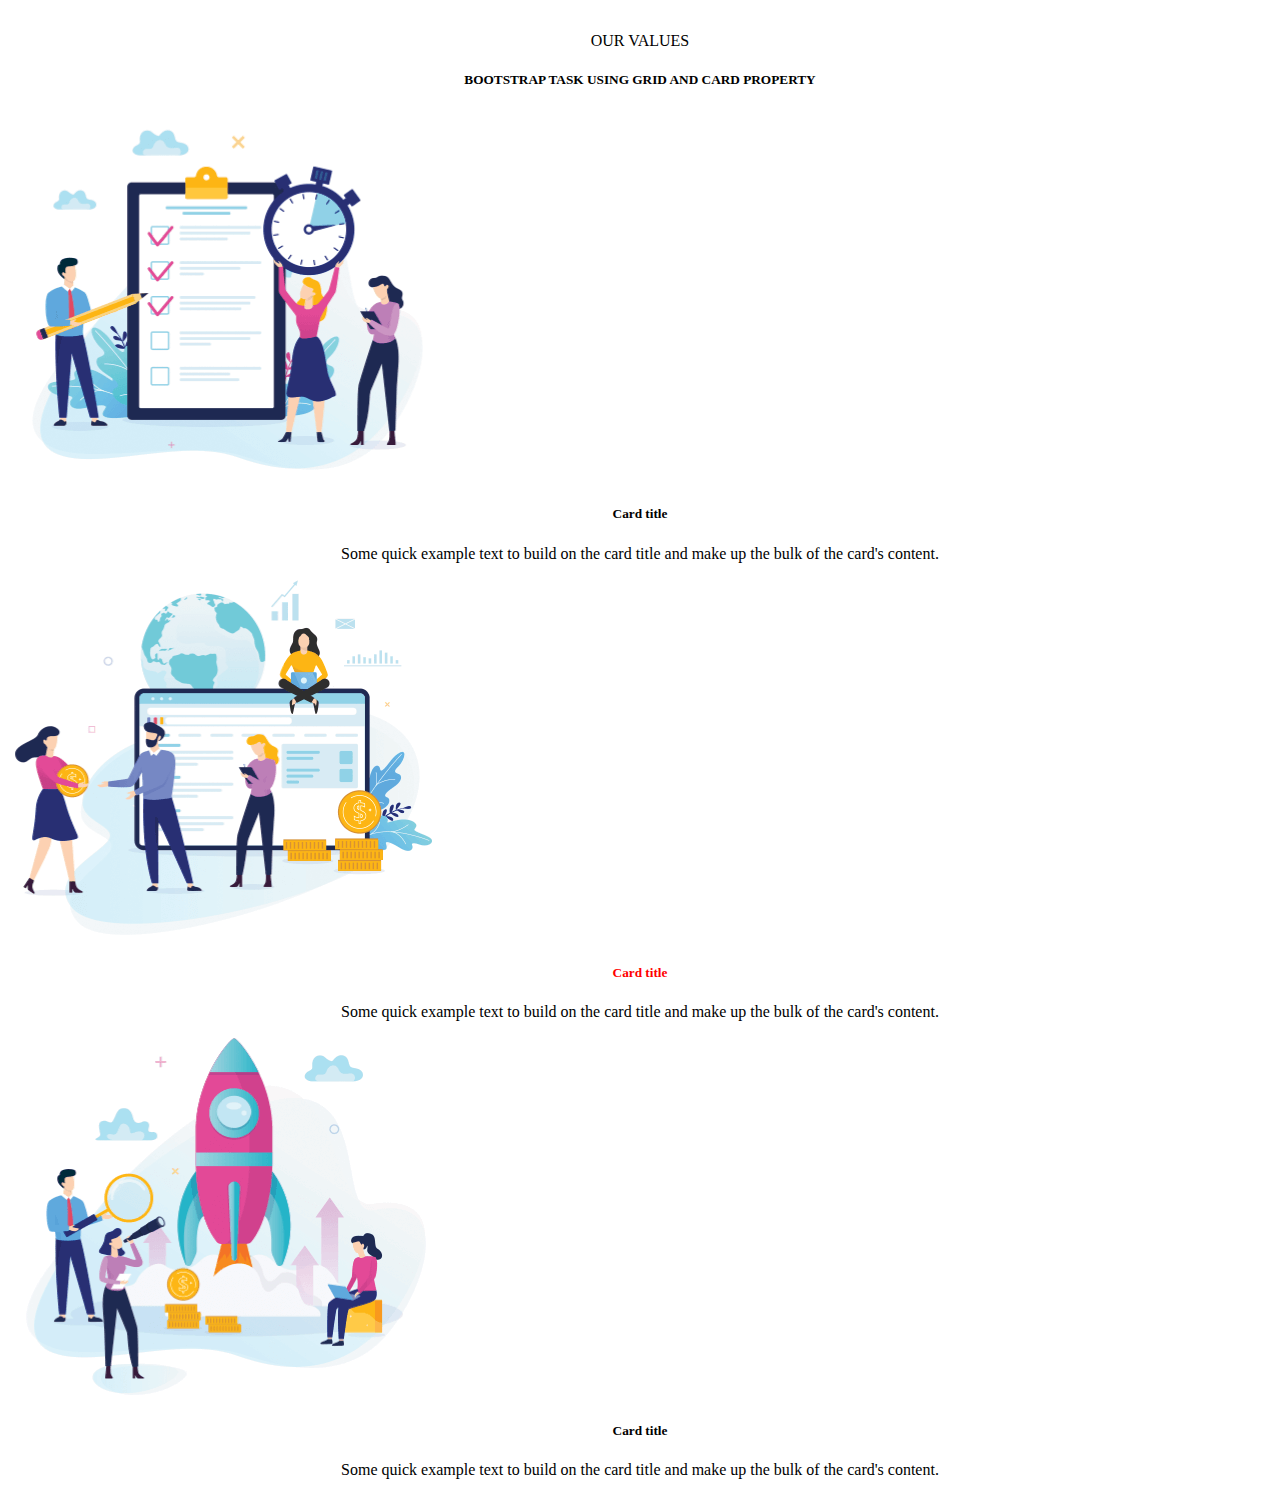
<file: bootstrap_task1/index.html>
<!DOCTYPE html>
<html lang="en">
<head>
    <meta charset="UTF-8">
    <meta http-equiv="X-UA-Compatible" content="IE=edge">
    <meta name="viewport" content="width=device-width, initial-scale=1.0">
    <title>Bootsrtap task1</title>
    <link href="https://cdn.jsdelivr.net/npm/bootstrap@5.0.2/dist/css/bootstrap.min.css" rel="stylesheet" integrity="sha384-EVSTQN3/azprG1Anm3QDgpJLIm9Nao0Yz1ztcQTwFspd3yD65VohhpuuCOmLASjC" crossorigin="anonymous">
    <style>
        h5,p{
            text-align:center;
        }
        .heading2{
           margin-top:2rem;
           margin-bottom: 2rem;
        }
		.h5c{
		color:red;
		}
       
    </style>
</head>
<body>
    <div class="container heading2">
        <P>OUR VALUES</P>
        <h5>BOOTSTRAP TASK USING GRID AND CARD PROPERTY</h5>
      </div>
      <div class="container">
         <div class="row">
            <div class="col">
                <div class="card">
                    <img src="assets/values-3.png" class="card-img-top img1" alt="...">
                    <div class="card-body">
                      <h5 class="card-title">Card title</h5>
                      <p class="card-text">Some quick example text to build on the card title and make up the bulk of the card's content.</p>
                    </div>
               </div>
            </div>
            <div class="col">
                <div class="card">
                    <img src="assets/values-1.png" class="card-img-top" alt="...">
                    <div class="card-body">
                      <h5 class="card-title h5c">Card title</h5>
                      <p class="card-text">Some quick example text to build on the card title and make up the bulk of the card's content.</p>
                    </div>
              </div>
            </div>
            <div class="col">
                <div class="card">
                    <img src="assets/values-2.png" class="card-img-top img3" alt="...">
                    <div class="card-body">
                      <h5 class="card-title">Card title</h5>
                      <p class="card-text">Some quick example text to build on the card title and make up the bulk of the card's content.</p>
                    </div>
               </div>
           </div>
        </div>
      </div>
</body>
</html>
</file>
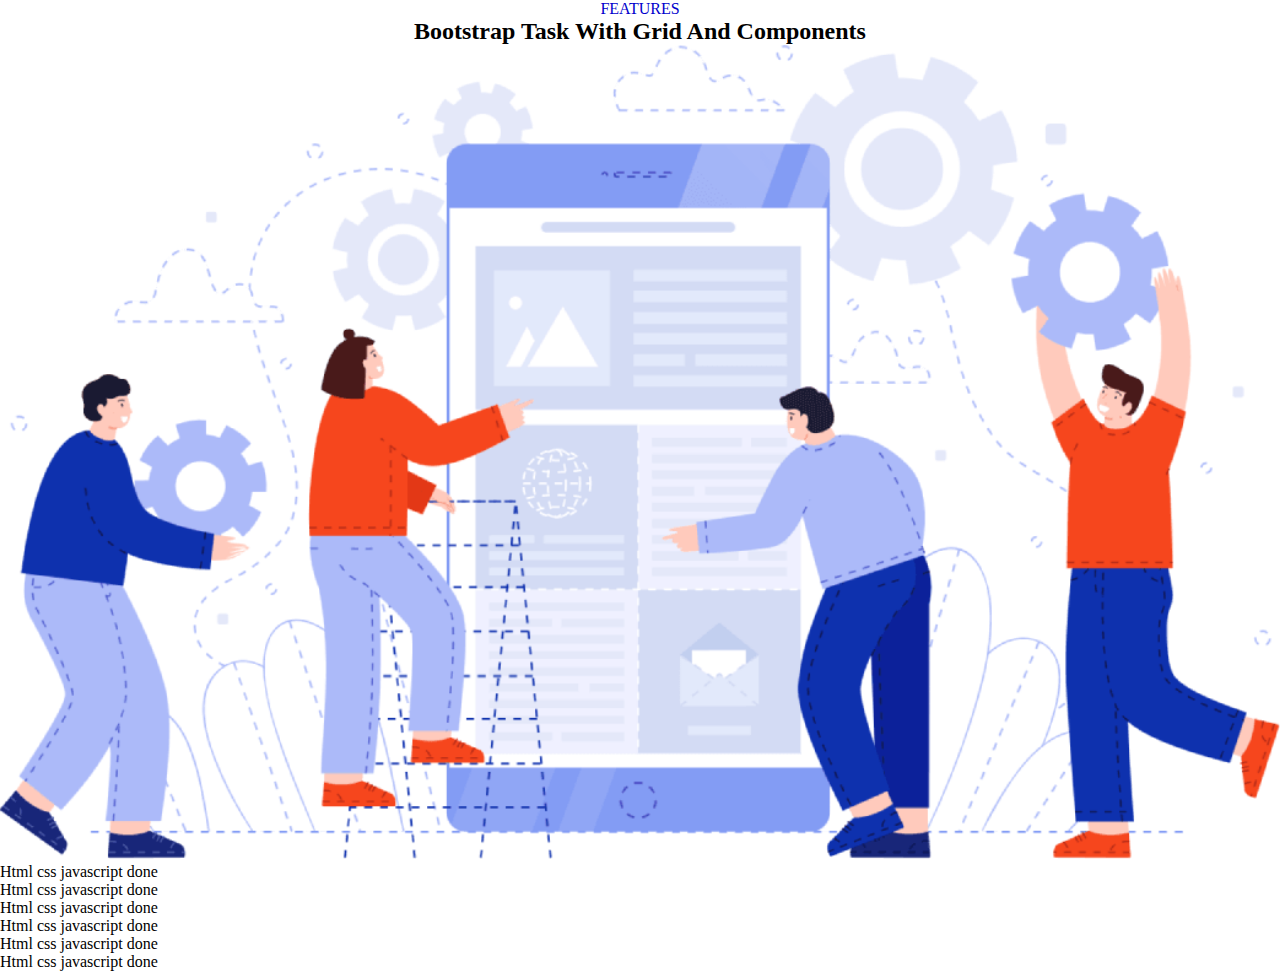
<file: bootstrap_task2/index.html>
<!DOCTYPE html>
<html lang="en">
<head>
    <meta charset="UTF-8">
    <meta http-equiv="X-UA-Compatible" content="IE=edge">
    <meta name="viewport" content="width=device-width, initial-scale=1.0">
	<link href="https://cdn.jsdelivr.net/npm/bootstrap@5.0.2/dist/css/bootstrap.min.css" rel="stylesheet" integrity="sha384-EVSTQN3/azprG1Anm3QDgpJLIm9Nao0Yz1ztcQTwFspd3yD65VohhpuuCOmLASjC" crossorigin="anonymous">
	<link rel="stylesheet" href="https://cdn.jsdelivr.net/npm/bootstrap-icons@1.9.1/font/bootstrap-icons.css" integrity="sha384-xeJqLiuOvjUBq3iGOjvSQSIlwrpqjSHXpduPd6rQpuiM3f5/ijby8pCsnbu5S81n" crossorigin="anonymous">
	<style>
	 *{
	  margin:0px;
	  padding:0px;
	 }
	 .content-head{
	  text-align:center;
	 }
	 .content-head p{
	    color:#0000cd;
	 }
	 .imgp img{
	  width:100%;
	 }
	</style>
</head>
<body>
    <div class="container">
	<div class="row">
	  <div class="col mx-auto content-head">
	    <p>FEATURES</p>
		<h2>Bootstrap Task With Grid And Components</h2>
	  </div>
	</div>
  <div class="row">
      <div class="col-sm-12 col-md-12 col-lg-6 imgp">
      <img src="Assets/features.png" alt="bg">
      </div>
	  
    <div class="col-sm-12 col-md-12 col-lg-6 mt-5">
       <div class="row ">
	      <div class="col-5 d-flex shadow mb-4 mx-auto">
		    <i class="bi bi-check"></i><p>Html css javascript done</p>
		  </div>
		  <div class="col-5 d-flex shadow mb-4 mx-auto">
		      <i class="bi bi-check"></i><p>Html css javascript done</p>
		  </div>
	   </div>
	   <div class="row">
	      <div class="col-5 d-flex shadow mb-4 mx-auto">
		      <i class="bi bi-check"></i><p>Html css javascript done</p>
		  </div>
		   <div class="col-5 d-flex shadow mb-4 mx-auto">
		      <i class="bi bi-check"></i><p>Html css javascript done</p>
		  </div>
	   </div>
	   <div class="row">
	       <div class="col-5 d-flex shadow mb-4 mx-auto">
		      <i class="bi bi-check"></i><p>Html css javascript done</p>
		  </div>
		   <div class="col-5 d-flex shadow mb-4 mx-auto">
		      <i class="bi bi-check"></i><p>Html css javascript done</p>
		  </div>
	   </div>
    </div>
  </div>
</div>
</body>
</html>
</file>
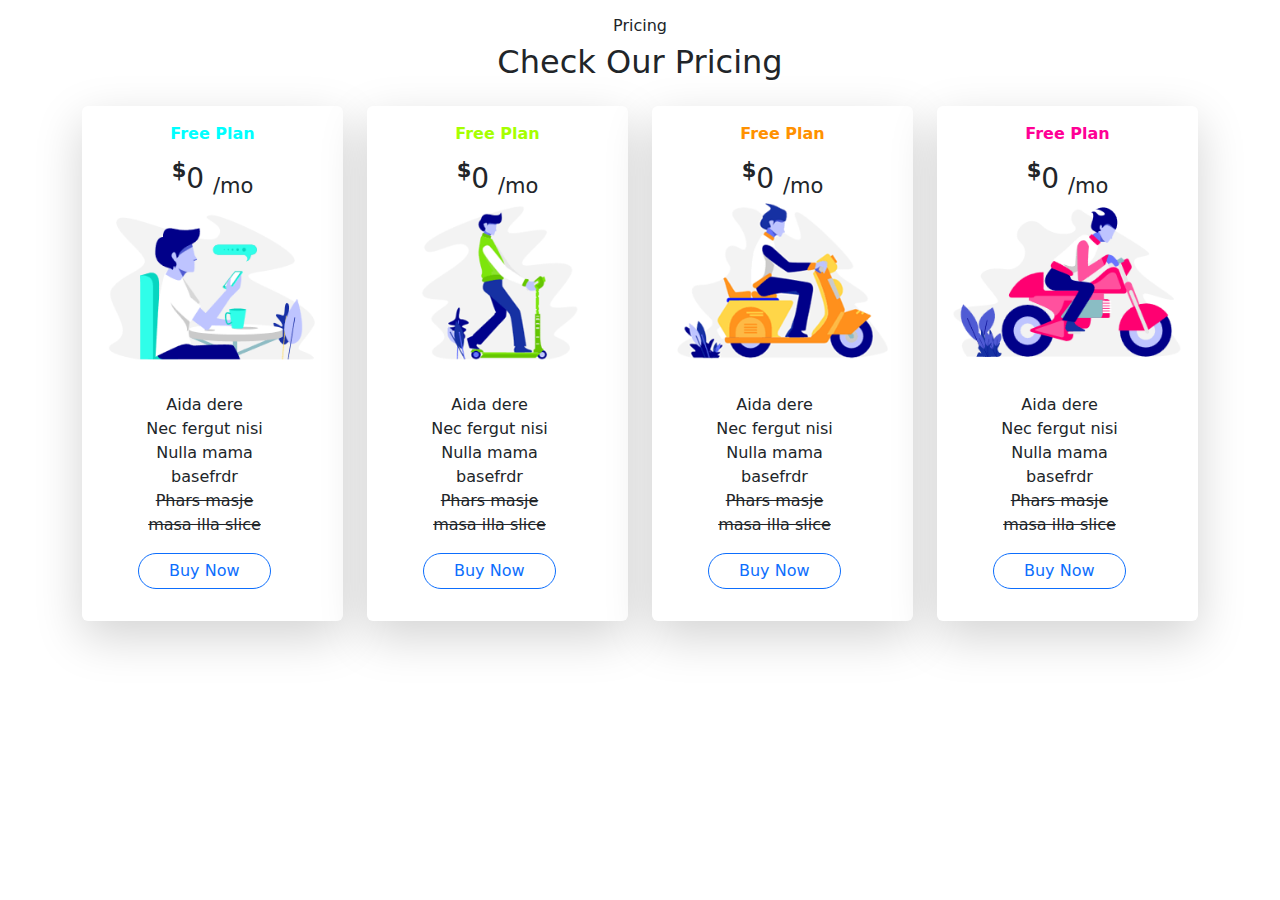
<file: bootstrap_task3/index.html>
<!DOCTYPE html>
<html lang="en">
<head>
    <meta charset="UTF-8">
    <meta http-equiv="X-UA-Compatible" content="IE=edge">
    <meta name="viewport" content="width=device-width, initial-scale=1.0">
    <title>bootstrap task3</title>
    <link rel="stylesheet" href="css/reset.css">
    <link rel="stylesheet" href="css/style.css">
    <link href="https://cdn.jsdelivr.net/npm/bootstrap@5.0.2/dist/css/bootstrap.min.css" rel="stylesheet">
</head>
<body>
    <div class="container">
        <div class="row">
            <div class="col text-center mt-3 mb-3">
              <h6>Pricing</h6>
              <h2>Check Our Pricing</h2>
            </div>
        </div>
        <div class="row">
          <div class="col">
            <div class="card p-3 shadow-lg " id="card2">
                <p class="card-text text-center fw-bold" style="color:aqua">Free Plan</p>
                <h3 class="card-title text-center"><sup class="fw-bold">$</sup>0 <sub class="fw-lighter">/mo</sub></h3>
                <img src="assets\pricing-free.png" class="card-img-top" alt="...">
                <div class="card-body">
                  <p>
                    <ul class="text-center me-5">
                      <li>Aida dere</li>
                      <li>Nec fergut nisi</li>
                      <li>Nulla mama basefrdr</li>
                      <li class="text-decoration-line-through">Phars masje</li>
                      <li class="text-decoration-line-through">masa illa slice</li>
                    </ul>
                  </p>
                  <button type="button" id="btns" class="btn btn-outline-primary ms-4">Buy Now</button> 
                </div>
              </div>
          </div>
          <div class="col">
            <div class="card p-3 shadow-lg " id="card2">
                <p class="card-text text-center fw-bold" style="color:rgb(166, 255, 0)">Free Plan</p>
                <h3 class="card-title text-center"><sup class="fw-bold">$</sup>0 <sub class="fw-lighter">/mo</sub></h3>
                <img src="assets\pricing-starter.png" class="card-img-top" alt="...">
                <div class="card-body">
                  <p>
                    <ul class="text-center me-5">
                      <li>Aida dere</li>
                      <li>Nec fergut nisi</li>
                      <li>Nulla mama basefrdr</li>
                      <li class="text-decoration-line-through">Phars masje</li>
                      <li class="text-decoration-line-through">masa illa slice</li>
                    </ul>
                  </p>
                  <button type="button" id="btns" class="btn btn-outline-primary ms-4">Buy Now</button> 
                </div>
              </div>
          </div>
          <div class="col">
            <div class="card p-3 shadow-lg " id="card2">
                <p class="card-text text-center fw-bold" style="color:rgb(255, 145, 0)">Free Plan</p>
                <h3 class="card-title text-center"><sup class="fw-bold">$</sup>0 <sub class="fw-lighter">/mo</sub></h3>
                <img src="assets\pricing-business.png" class="card-img-top" alt="img">
                <div class="card-body">
                  <p>
                    <ul class="text-center me-5">
                      <li>Aida dere</li>
                      <li>Nec fergut nisi</li>
                      <li>Nulla mama basefrdr</li>
                      <li class="text-decoration-line-through">Phars masje</li>
                      <li class="text-decoration-line-through">masa illa slice</li>
                    </ul>
                  </p>
                  <button type="button" id="btns" class="btn btn-outline-primary ms-4">Buy Now</button> 
                </div>
              </div>
          </div>
          <div class="col">
            <div class="card p-3 shadow-lg " id="card2">
                <p class="card-text text-center fw-bold" style="color:rgb(255, 0, 149)">Free Plan</p>
                <h3 class="card-title text-center"><sup class="fw-bold">$</sup>0 <sub class="fw-lighter">/mo</sub></h3>
                <img src="assets\pricing-ultimate.png" class="card-img-top" alt="...">
                <div class="card-body">
                  <p>
                    <ul class="text-center me-5">
                      <li>Aida dere</li>
                      <li>Nec fergut nisi</li>
                      <li>Nulla mama basefrdr</li>
                      <li class="text-decoration-line-through">Phars masje</li>
                      <li class="text-decoration-line-through">masa illa slice</li>
                    </ul>
                  </p>
                  <button type="button" id="btns" class="btn btn-outline-primary ms-4">Buy Now</button> 
                </div>
              </div>
          </div>
        </div>
    </div>
</body>
</html>
</file>
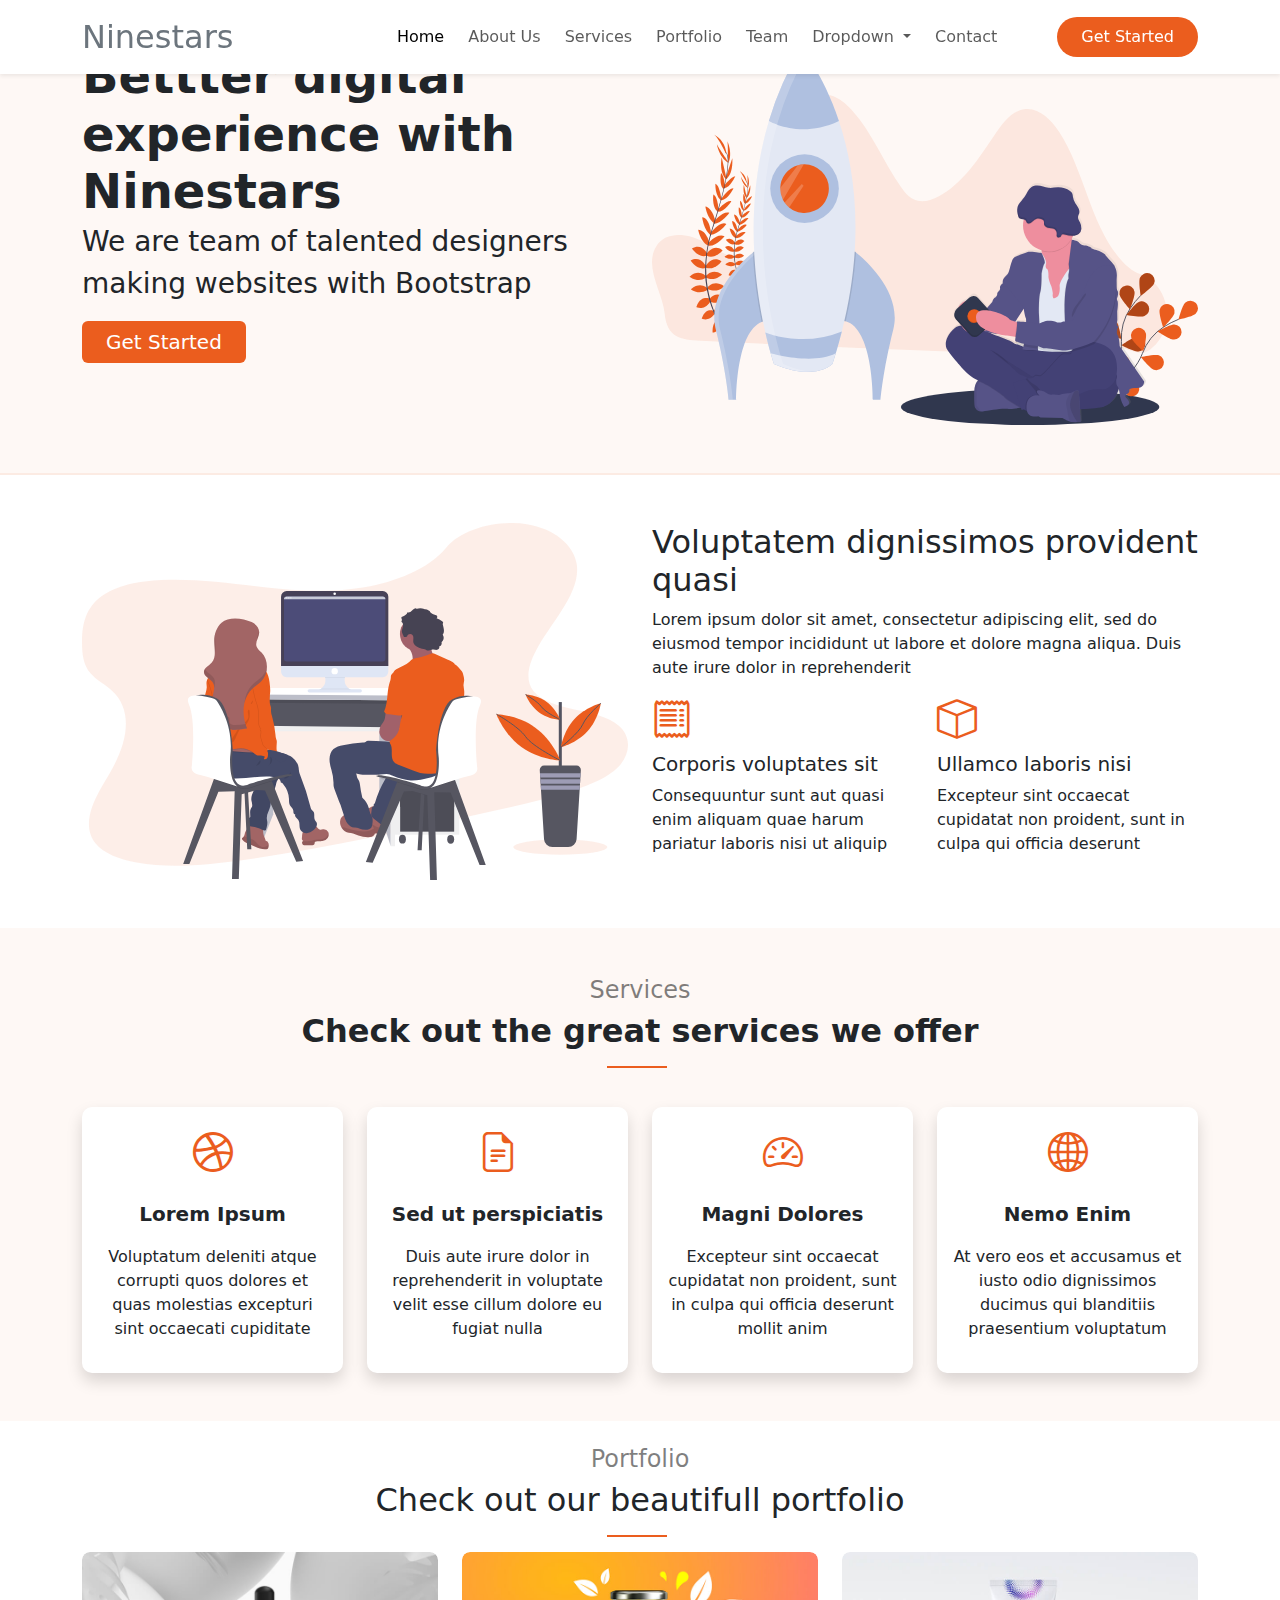
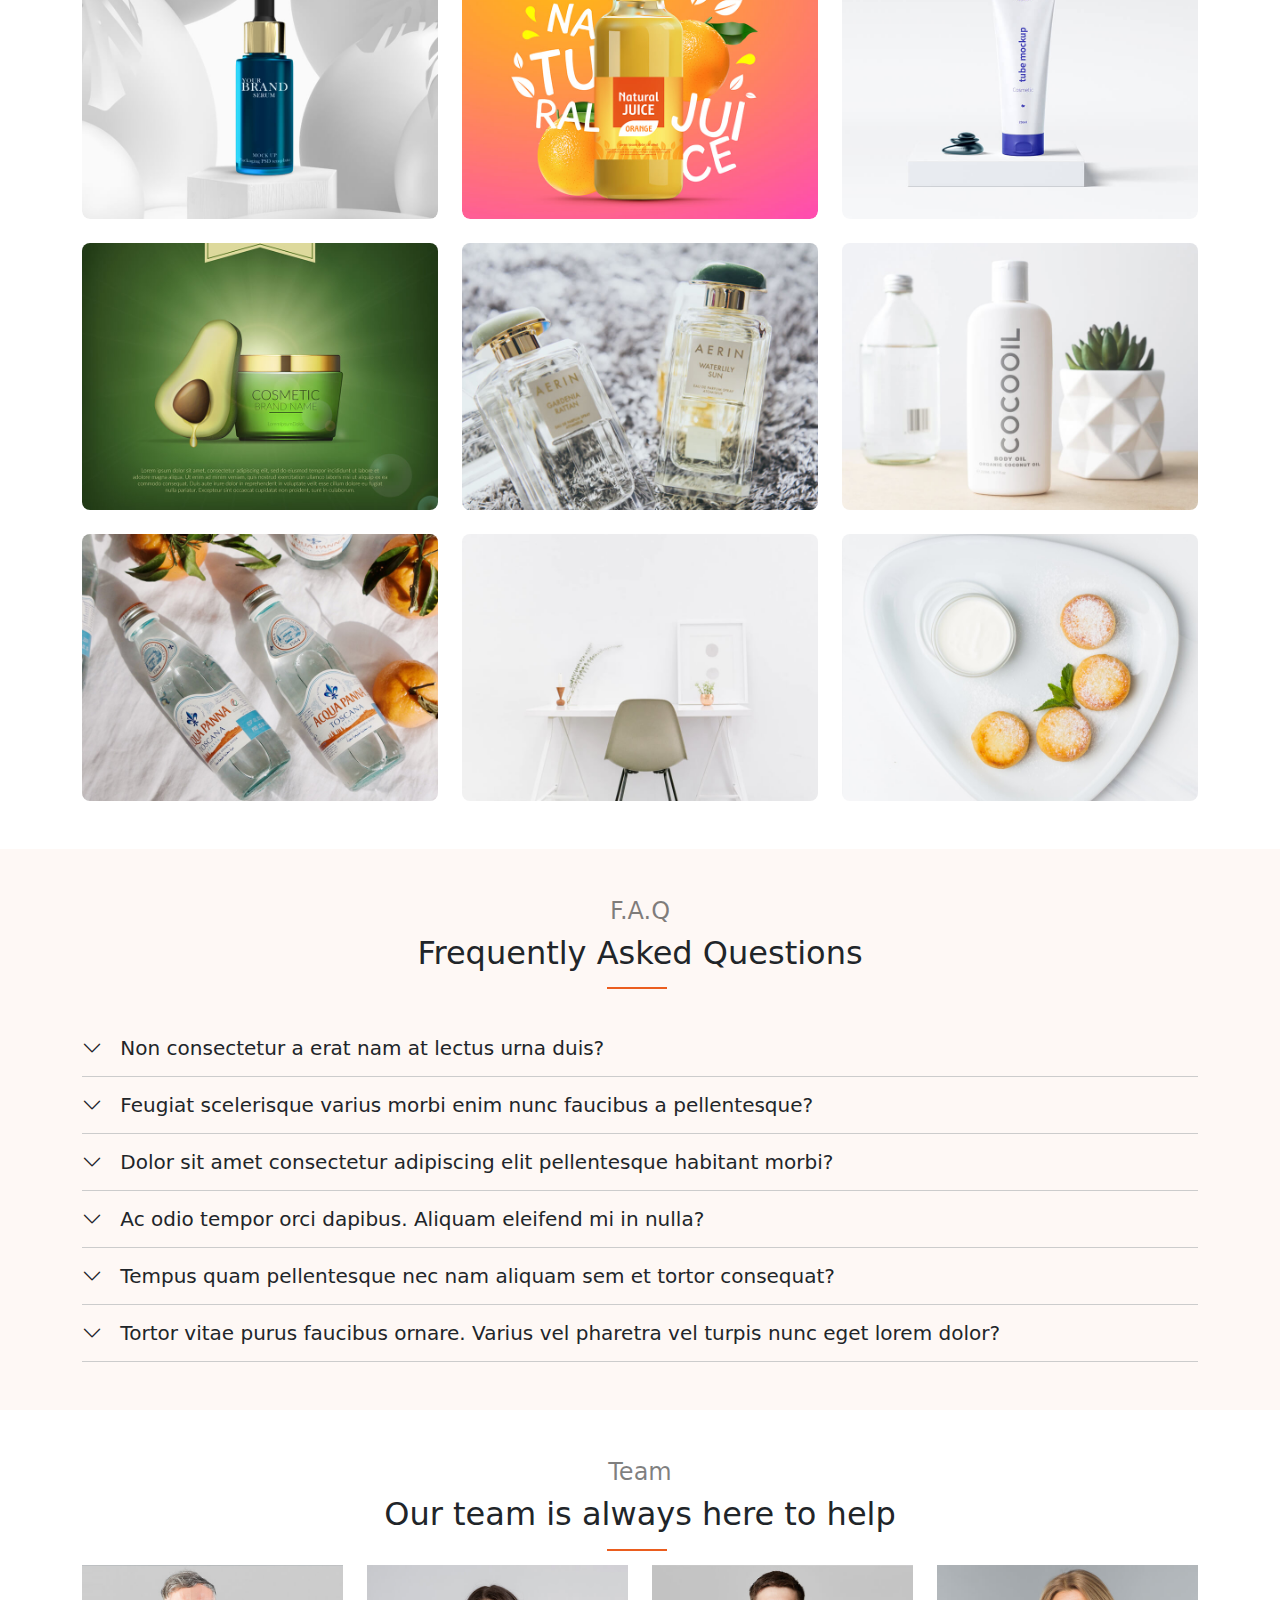
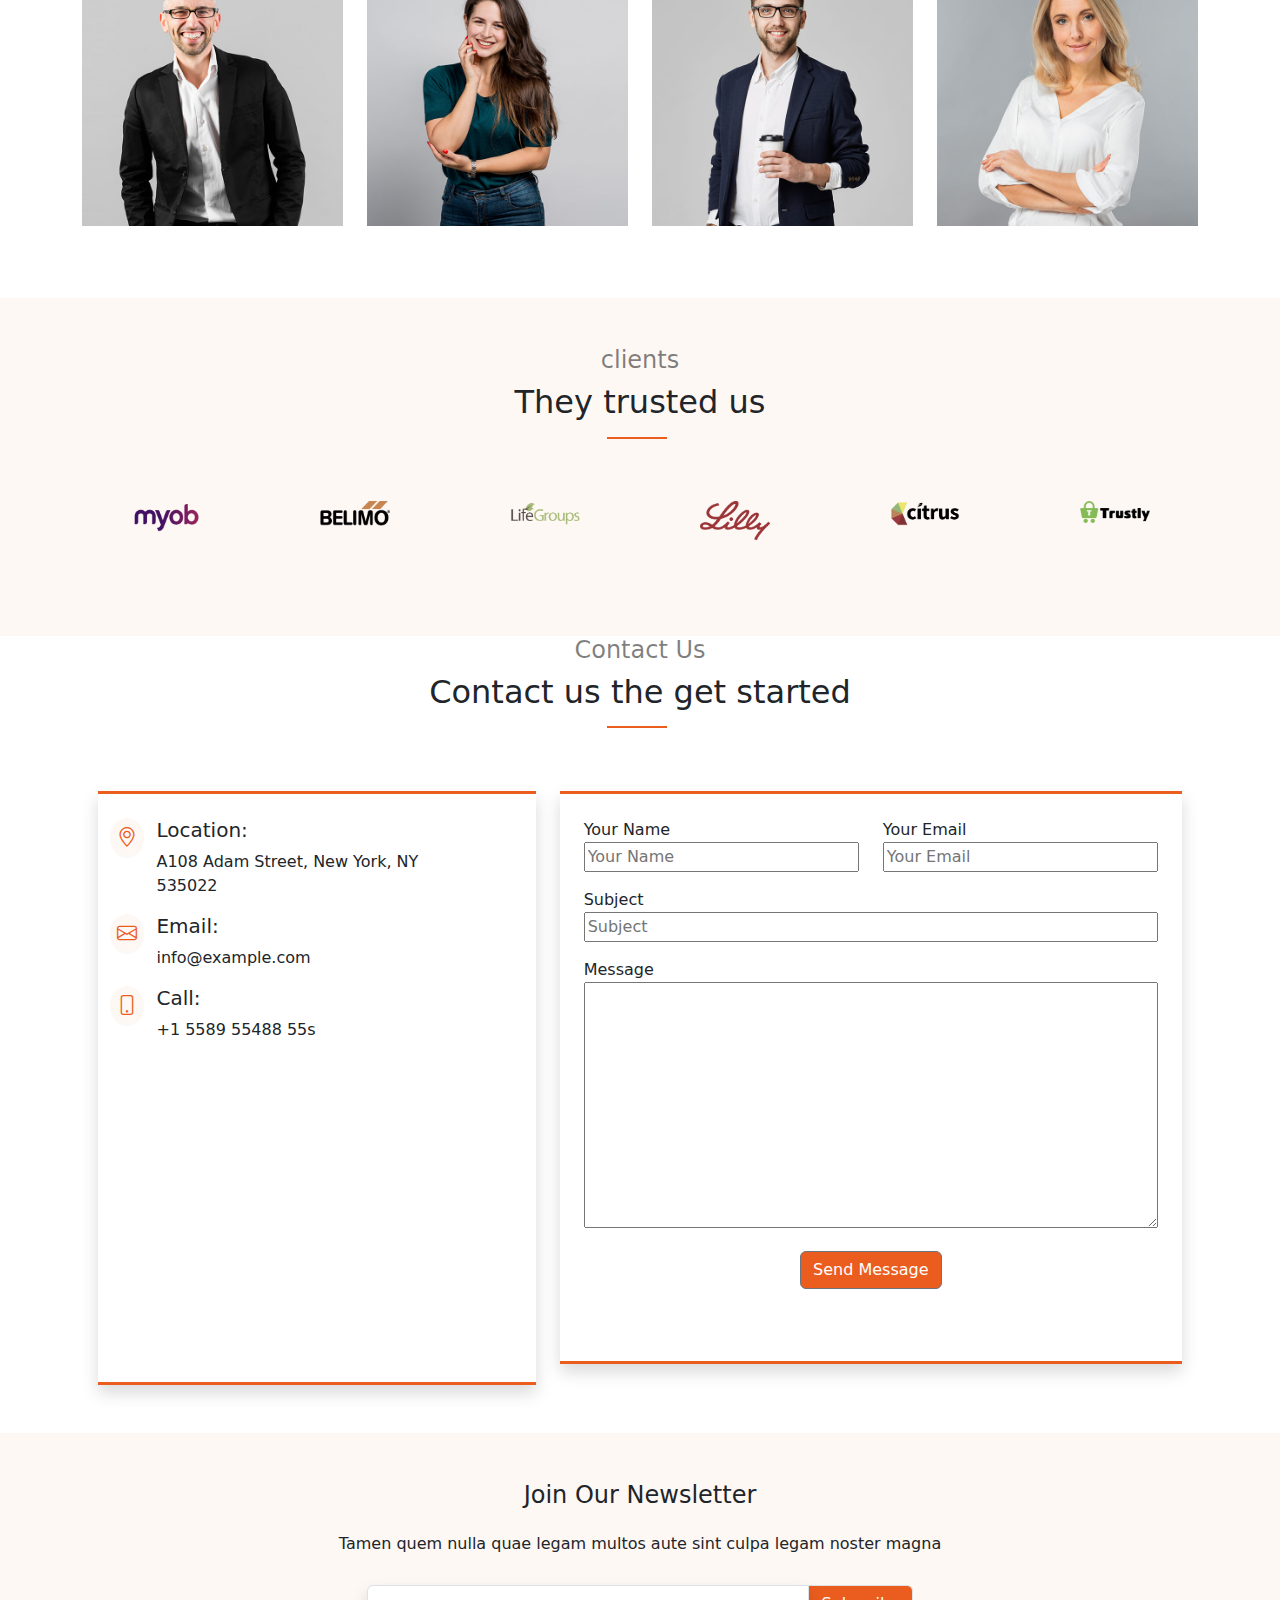
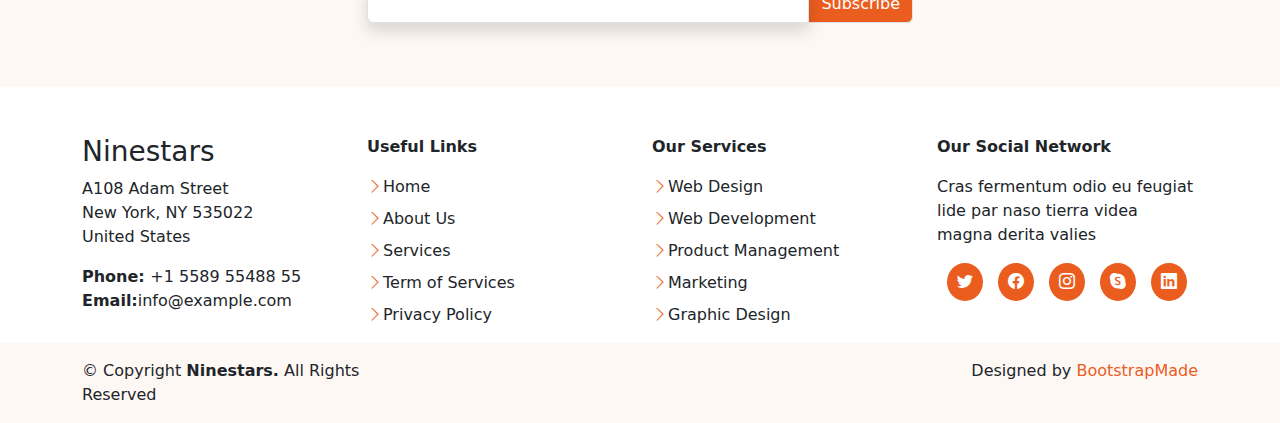
<file: bootstrap_web/index.html>
<!DOCTYPE html>
<html lang="en">
<head>
    <meta charset="UTF-8">
    <meta http-equiv="X-UA-Compatible" content="IE=edge">
    <meta name="viewport" content="width=device-width, initial-scale=1.0">
    <title>Ninestars</title>
    <link rel="stylesheet" href="css/reset.css">
	<link rel="stylesheet" href="css/style.css">
	<link href="https://cdn.jsdelivr.net/npm/bootstrap@5.0.2/dist/css/bootstrap.min.css" rel="stylesheet">
	<link rel="stylesheet" href="https://cdn.jsdelivr.net/npm/bootstrap-icons@1.9.1/font/bootstrap-icons.css">
</head>
<body>
  <!--=====header start ======--->
  
  <nav class="navbar navbar-expand-lg navbar-light fixed-top   shadow-sm" id="nav2">
    <div class="container">
       <a class="navbar-brand fs-2 text-secondary" href="#">Ninestars</a>
	 
		<button class="navbar-toggler" type="button" data-bs-toggle="collapse" data-bs-target="#navbarSupportedContent" aria-controls="navbarSupportedContent" aria-expanded="false" aria-label="Toggle navigation">
		  <span class="navbar-toggler-icon"></span>
		</button>
		
		<div class="collapse navbar-collapse justify-content-end" id="navbarSupportedContent">
	
		  <ul class="navbar-nav me-5 mb-2 mb-lg-0" id="nav-ho">
			<li class="nav-item p-1">
			  <a class="nav-link active" href="#">Home</a>
			</li>
			<li class="nav-item p-1">
			  <a class="nav-link" href="#">About Us</a>
			</li>
			 <li class="nav-item p-1">
			  <a class="nav-link" href="#">Services</a>
			</li>
			<li class="nav-item p-1">
			  <a class="nav-link" href="#">Portfolio</a>
			</li>
			<li class="nav-item p-1">
			  <a class="nav-link" href="#">Team</a>
			</li>
			<li class="nav-item dropdown p-1">
			  <a class="nav-link dropdown-toggle" href="#" id="navbarDropdown" role="button" data-bs-toggle="dropdown" aria-expanded="false">
				Dropdown
			  </a>
			  <ul class="dropdown-menu" aria-labelledby="navbarDropdown">
				<li><a class="dropdown-item" href="#">Drop Down1</a></li>
				<li><a class="dropdown-item" href="#">Deep Drop Down</a></li>
				<li><a class="dropdown-item" href="#">Drop Down2</a></li>
				<li><a class="dropdown-item" href="#">Drop Down3</a></li>
				<li><a class="dropdown-item" href="#">Drop Down4</a></li>
			  </ul>
			</li>
			<li class="nav-item p-1">
			  <a class="nav-link" href="#">Contact</a>
			</li>
		  </ul>
		  <form class="d-flex">
			<button class="btn btn-outline-success text-white border-0 rounded-pill px-4 py-2" id="bg-back" type="submit">
			Get Started</button>
		  </form>
		  </div>
		  </div>
		 </div>
  </div>
</nav>

<!--====banner section start====-->

<div class="banner1" id="ba-color">
<div class="container py-5">
  <div class="row ">
    <div class="col-lg-6 col-sm-12 col-md-12 order-2 order-lg-1 ">
		  <div class="card-body border-0">
			<h1 class="card-title  display-5 fw-bold ">Bettter digital experience with Ninestars</h1>
			<p class="card-text fs-3 fw-normal">We are team of talented designers making websites with Bootstrap</p>
			<a href="#" class="btn btn-primary  text-white border-0 px-4 fs-5" id="bg-back">Get Started</a>
		  </div>
	</div>
	<div class="col-lg-6 col-sm-12 col-md-12 order-1 order-lg-2 ani">
	  <img class="img-fluid" src="img\hero-img.svg">
	</div>
  </div>
</div>
</div>
<!--=====section aboutus ====-->

<section class="aboutus">
  <div class="container">
    <div class="row gy-3 py-5">
		 <div class="col-lg-6 col-sm-12 ">
		      <img class="img-fluid" src="img\about-img.svg">
		 </div>
	 <div class="col-lg-6 col-sm-12 ">
			<div class="row">
			  <div class="col">
			    <h2 class="">Voluptatem dignissimos provident quasi</h2>
				<p>Lorem ipsum dolor sit amet, consectetur adipiscing elit, sed do eiusmod tempor incididunt ut labore et dolore magna aliqua. Duis aute irure dolor in reprehenderit</p>
			  </div>
			</div>
			<div class="row">
			  <div class="col-lg-6 col-sm-12">
			    <h3 class="fs-1" id="bg-icon"><i class="bi bi-receipt"></i></h3>
			    <h5>Corporis voluptates sit</h5>
				<p>Consequuntur sunt aut quasi enim aliquam quae harum pariatur laboris nisi ut aliquip</p>
			  </div>
			  <div class="col-lg-6 col-sm-12">
			    <h3 class="fs-1" id="bg-icon"> <i class="bi bi-box"></i></h3>
			     <h5>Ullamco laboris nisi</h5>
				<p>Excepteur sint occaecat cupidatat non proident, sunt in culpa qui officia deserunt</p>
			  </div>
			</div>
	 </div>
	</div>
  </div>
</section>
   
   <!--====section service ====--->
<section class="service py-5" id="ba-color">
  <div class="container">
    <div class="row mb-5">
	  <div class="col text-center">
	    <h4 class="fw-200 text-black-50">Services</h4>
		<p class="h2 fw-bold uline">Check out the great services we offer</p>
	 </div>
	</div>
	
	<div class="row g-4 text-center">
	
	   <div class="col-sm-12  col-md-6 col-lg-3 ">
	     <div class="bg-white shadow imig1 p-3" id="ser-ho">
			 <p class="fs-1" id="bg-icon"><i class="bi bi-dribbble"></i></p>
			 <p class="fw-bold fs-5">Lorem Ipsum</p>
			 <p class="">Voluptatum deleniti atque corrupti quos dolores et quas molestias excepturi sint occaecati cupiditate</p>
	     </div>
	   </div>
	   
	    <div class="col-sm-12  col-md-6 col-lg-3">
		  <div class="bg-white  shadow imig1 p-3" id="ser-ho">
			  <p class="fs-1"id="bg-icon"><i class="bi bi-file-earmark-text"></i></p>
			  <p class="fw-bold fs-5">Sed ut perspiciatis</p>
			  <p class="">Duis aute irure dolor in reprehenderit in voluptate velit esse cillum dolore eu fugiat nulla</p>
	     </div>
	   </div>
	   
	    <div class="col-sm-12  col-md-6 col-lg-3 ">
		  <div class="bg-white  shadow imig1 p-3" id="ser-ho">
			 <p class="fs-1"id="bg-icon"><i class="bi bi-speedometer2"></i></p>
			 <p class="fw-bold fs-5">Magni Dolores</p>
			 <p class="">Excepteur sint occaecat cupidatat non proident, sunt in culpa qui officia deserunt mollit anim</p>
	      </div>
	    </div>
		
	    <div class="col-sm-12 col-md-6 col-lg-3">
		 <div class="bg-white  shadow imig1 p-3" id="ser-ho">
			 <p class="fs-1"id="bg-icon"><i class="bi bi-globe2"></i></p>
			 <p class="fw-bold fs-5">Nemo Enim</p>
			 <p class="">At vero eos et accusamus et iusto odio dignissimos ducimus qui blanditiis praesentium voluptatum</p>
	     </div>
	   </div>
	</div>
  </div>
</section>

<!--====section portfolio =====--->
<section class="port py-4">
  <div class="container">
    <div class="row mb-4">
	  <div class="col text-center">
	    <h4 class="fw-4 text-black-50">Portfolio</h4>
		<p class="h2 uline">Check out our beautifull portfolio</p>
	  </div>
	</div>
	<div class="row">
	  <div class="col-sm-12 col-lg-4 col-md-6 mb-4" >
	   <div id="slide-3">
		  <img src="img\portfolio\portfolio-1.jpg" alt="port" class="img-fluid imig">
			<div class="slide text-center pt-5" id="slide2">
			   <div class="s-icon my-5" id="social-c">
					<i class="bi bi-plus"></i>
				   <i class="bi bi-link"></i>
				</div>
				<p class="h5 text-white">App1</p>
				<p class="text-white">App</p>
			</div>
	    </div>
	  </div>
	    
	   <div class="col-sm-12 col-lg-4 col-md-6 mb-4">
	     <div id="slide-3">
	      <img src="img\portfolio\portfolio-2.jpg" alt="port" class="img-fluid imig">
		  <div class="slide text-center pt-5" id="slide2">
		   <div class="s-icon my-5" id="social-c">
		        <i class="bi bi-plus"></i>
		       <i class="bi bi-link"></i>
		    </div>
			<p class="h5 text-white">App1</p>
	        <p class="text-white">App</p>
		</div>
		</div>
	  </div>
	   <div class="col-sm-12 col-lg-4 col-md-6 mb-4">
	     <div id="slide-3">
	      <img src="img\portfolio\portfolio-3.jpg" alt="port" class="img-fluid imig">
		  <div class="slide text-center pt-5" id="slide2">
		   <div class="s-icon my-5" id="social-c">
		        <i class="bi bi-plus"></i>
		       <i class="bi bi-link"></i>
		    </div>
			<p class="h5 text-white">App1</p>
	        <p class="text-white">App</p>
		</div>
		</div>
	  </div>
	   <div class="col-sm-12 col-lg-4 col-md-6 mb-4">
	      <div id="slide-3">
	      <img src="img\portfolio\portfolio-4.jpg" alt="port" class="img-fluid">
		  <div class="slide text-center pt-5" id="slide2">
		   <div class="s-icon my-5" id="social-c">
		        <i class="bi bi-plus"></i>
		       <i class="bi bi-link"></i>
		    </div>
			<p class="h5 text-white">App1</p>
	        <p class="text-white">App</p>
		</div>
		</div>
	  </div>
	   <div class="col-sm-12 col-lg-4 col-md-6 mb-4">
	     <div id="slide-3">
	      <img src="img\portfolio\portfolio-5.jpg" alt="port" class="img-fluid">
		  <div class="slide text-center pt-5" id="slide2">
		   <div class="s-icon my-5" id="social-c">
		        <i class="bi bi-plus"></i>
		       <i class="bi bi-link"></i>
		    </div>
			<p class="h5 text-white">App1</p>
	        <p class="text-white">App</p>
		</div>
		</div>
	  </div>
	   <div class="col-sm-12 col-lg-4 col-md-6 mb-4">
	     <div id="slide-3">
	      <img src="img\portfolio\portfolio-6.jpg" alt="port" class="img-fluid">
		  <div class="slide text-center pt-5" id="slide2">
		   <div class="s-icon my-5" id="social-c">
		        <i class="bi bi-plus"></i>
		       <i class="bi bi-link"></i>
		    </div>
			<p class="h5 text-white">App1</p>
	        <p class="text-white">App</p>
		</div>
		</div>
	  </div>
	   <div class="col-sm-12 col-lg-4 col-md-6 mb-4">
	     <div id="slide-3">
	       <img src="img\portfolio\portfolio-7.jpg" alt="port" class="img-fluid">
		   <div class="slide text-center pt-5" id="slide2">
		   <div class="s-icon my-5" id="social-c">
		        <i class="bi bi-plus"></i>
		       <i class="bi bi-link"></i>
		    </div>
			<p class="h5 text-white">App1</p>
	        <p class="text-white">App</p>
		</div>
		</div>
	  </div>
	   <div class="col-sm-12 col-lg-4 col-md-6 mb-4">
	     <div id="slide-3">
	      <img src="img\portfolio\portfolio-8.jpg" alt="port" class="img-fluid">
		  <div class="slide text-center pt-5" id="slide2">
		   <div class="s-icon my-5" id="social-c">
		        <i class="bi bi-plus"></i>
		       <i class="bi bi-link"></i>
		    </div>
			<p class="h5 text-white">App1</p>
	        <p class="text-white">App</p>
		</div>
		</div>
	  </div>
	   <div class="col-sm-12 col-lg-4 col-md-6 mb-4">
	     <div id="slide-3">
	      <img src="img\portfolio\portfolio-9.jpg" alt="port" class="img-fluid">
		  <div class="text-center pt-5" id="slide2">
		   <div class="s-icon my-5" id="social-c">
		        <i class="bi bi-plus"></i>
		       <i class="bi bi-link"></i>
		    </div>
			<p class="h5 text-white">App1</p>
	        <p class="text-white">App</p>
		 </div>
		</div>
	  </div>
	</div>
  </div>
</section>

<!---=====section FAQ =====---->
<section class="faq py-5" id="ba-color">
 <div class="container">
 
     <div class="row mb-4">
	  <div class="col text-center">
	    <h4 class="fw-4 text-black-50">F.A.Q</h4>
		<p class="h2 uline">Frequently Asked Questions</p>
	  </div>
	</div>
	
	<div >
	  <details class="faqb py-2 mt-5">
	    <summary class="h5 fw-100">
		<span class="ds-icon"><i class="bi bi-chevron-down"></i></span>
		Non consectetur a erat nam at lectus urna duis?</summary>
		<p>Feugiat pretium nibh ipsum consequat. Tempus iaculis urna id volutpat lacus laoreet non curabitur gravida. Venenatis lectus magna fringilla urna porttitor rhoncus dolor purus non.</p>
	  </details>
	  
	  <details class="faqb py-2 mt-2">
	    <summary class="h5">
		<span class="ds-icon"><i class="bi bi-chevron-down"></i></span>
		Feugiat scelerisque varius morbi enim nunc faucibus a pellentesque?</summary>
		<p>Dolor sit amet consectetur adipiscing elit pellentesque habitant morbi. Id interdum velit laoreet id donec ultrices. Fringilla phasellus faucibus scelerisque eleifend donec pretium. Est pellentesque elit ullamcorper dignissim. Mauris ultrices eros in cursus turpis massa tincidunt dui.</p>
	  </details>
	  
	  <details class="faqb py-2 mt-2">
	    <summary class="h5">
		<span class="ds-icon"><i class="bi bi-chevron-down"></i></span>
		Dolor sit amet consectetur adipiscing elit pellentesque habitant morbi?</summary>
		<p>Eleifend mi in nulla posuere sollicitudin aliquam ultrices sagittis orci. Faucibus pulvinar elementum integer enim. Sem nulla pharetra diam sit amet nisl suscipit. Rutrum tellus pellentesque eu tincidunt. Lectus urna duis convallis convallis tellus. Urna molestie at elementum eu facilisis sed odio morbi quis</p>
	  </details>
	  
	  <details class="faqb py-2 mt-2">
	    <summary class="h5">
		<span class="ds-icon"><i class="bi bi-chevron-down"></i></span>
		Ac odio tempor orci dapibus. Aliquam eleifend mi in nulla?</summary>
		<p>Dolor sit amet consectetur adipiscing elit pellentesque habitant morbi. Id interdum velit laoreet id donec ultrices. Fringilla phasellus faucibus scelerisque eleifend donec pretium. Est pellentesque elit ullamcorper dignissim. Mauris ultrices eros in cursus turpis massa tincidunt dui</p>
	  </details>
	  
	  <details class="faqb py-2 mt-2">
	    <summary class="h5">
		<span class="ds-icon"><i class="bi bi-chevron-down"></i></span>
		Tempus quam pellentesque nec nam aliquam sem et tortor consequat?</summary>
		<p>Molestie a iaculis at erat pellentesque adipiscing commodo. Dignissim suspendisse in est ante in. Nunc vel risus commodo viverra maecenas accumsan. Sit amet nisl suscipit adipiscing bibendum est. Purus gravida quis blandit turpis cursus in</p>
	  </details>
	  
	  <details class="faqb py-2 mt-2">
	    <summary class="h5">
		<span class="ds-icon"><i class="bi bi-chevron-down"></i></span>
		Tortor vitae purus faucibus ornare. Varius vel pharetra vel turpis nunc eget lorem dolor?</summary>
		<p>Laoreet sit amet cursus sit amet dictum sit amet justo. Mauris vitae ultricies leo integer malesuada nunc vel. Tincidunt eget nullam non nisi est sit amet. Turpis nunc eget lorem dolor sed. Ut venenatis tellus in metus vulputate eu scelerisque. Pellentesque diam volutpat commodo sed egestas egestas fringilla phasellus faucibus. Nibh tellus molestie nunc non blandit massa enim nec.</p>
	  </details>
	</div>
 </div>
</section>

   <!---=====section Team =====---->

<section class="team py-5">
 <div class="container">
 
     <div class="row mb-4">
	  <div class="col text-center">
	    <h4 class="fw-4 text-black-50">Team</h4>
		<p class="h2 uline">Our team is always here to help</p>
	  </div>
	</div>
	
	<div class="row">
	  <div class="col-sm-12 col-lg-3 col-md-6 mb-4">
	    <div class="t-img">
	       <img src="img\team\team-1.jpg" alt="port" class="img-fluid">
		<div class="member-info d-flex">
		  <div class="social"> 
			 <a><i class="bi bi-twitter"></i></a>
			 <a><i class="bi bi-facebook"></i></a>
			 <a><i class="bi bi-instagram"></i></a> 
			 <a><i class="bi bi-linkedin"></i></a>
		  </div>
		 <div class="member-info2">
			 <p class="h5">Walter White</p> 
			 <p class="h6">Chief Executive Officer</p>
		 </div>
		 
		 </div>
		</div>
	  </div>
	   <div class="col-sm-12 col-lg-3 col-md-6 mb-4">
	     <div class="t-img">
	      <img src="img\team\team-2.jpg" alt="port" class="img-fluid ">
		  <div class="member-info d-flex">
		  <div class="social"> 
			 <a><i class="bi bi-twitter"></i></a>
			 <a><i class="bi bi-facebook"></i></a>
			 <a><i class="bi bi-instagram"></i></a> 
			 <a><i class="bi bi-linkedin"></i></a>
		  </div>
		 <div class="member-info2">
			 <p class="h5">Sarah Jhonson</p> 
			 <p class="h6">Product Manager</p>
		 </div>
		 
		 </div>
	     </div>
	  </div>
	  
	   <div class="col-sm-12 col-lg-3 col-md-6 mb-4">
	     <div class="t-img">
	      <img src="img\team\team-3.jpg" alt="port" class="img-fluid ">
		  <div class="member-info d-flex">
		  <div class="social"> 
			 <a><i class="bi bi-twitter"></i></a>
			 <a><i class="bi bi-facebook"></i></a>
			 <a><i class="bi bi-instagram"></i></a> 
			 <a><i class="bi bi-linkedin"></i></a>
		  </div>
		 <div class="member-info2">
			 <p class="h5">William Anderson</p> 
			 <p class="h6">CTO</p>
		 </div>
		 
		 </div>
	    </div>
	  </div>
	  
	   <div class="col-sm-12 col-lg-3 col-md-6 mb-4">
	     <div class="t-img">
	      <img src="img\team\team-4.jpg" alt="port" class="img-fluid">
		  <div class="member-info d-flex">
		  <div class="social"> 
			 <a><i class="bi bi-twitter"></i></a>
			 <a><i class="bi bi-facebook"></i></a>
			 <a><i class="bi bi-instagram"></i></a> 
			 <a><i class="bi bi-linkedin"></i></a>
		  </div>
		 <div class="member-info2">
			 <p class="h5">Amanda Jepson</p> 
			 <p class="h6">Accountant</p>
		 </div>
		 
		 </div>
	     </div>
	  </div>
	  </div>
  </div>
 </section>
 
   <!---=====section clients =====---->
 
<section class="clients py-5" id="ba-color">
 <div class="container">
 
     <div class="row mb-4">
	  <div class="col text-center">
	    <h4 class="fw-4 text-black-50">clients</h4>
		<p class="h2 uline">They trusted us</p>
	  </div>
	</div>
	
	<div class="row">
	
	  <div class="col-lg-2">
	    <div class="p-5 client-img">
	    <img src="img\clients\client-1.png" class="d-block w-100">
	    </div>
	  </div>
	  
	   <div class=" col-lg-2">
	     <div class="p-5 client-img">
	      <img src="img\clients\client-2.png" class="d-block w-100">
	    </div>
	  </div>
	  
	   <div class=" col-lg-2">
	     <div class="p-5 client-img">
	      <img src="img\clients\client-3.png" class="d-block w-100">
	    </div>
	  </div>
	  
	   <div class=" col-lg-2 ">
	     <div class="p-5 client-img">
	      <img src="img\clients\client-4.png" class="d-block w-100">
	    </div>
	  </div>
	  
	  <div class=" col-lg-2 ">
	    <div class="p-5 client-img">
	      <img src="img\clients\client-5.png"  class="d-block w-100">
	    </div>
	  </div>
	  
	  <div class=" col-lg-2">
	    <div class="p-5 client-img">
	      <img src="img\clients\client-6.png"  class="d-block w-100">
	    </div>
	  </div>
	  
	</div>
 </div>
</section>

<!--====section contactus ===---->
<section class="contactus">
 <div class="container">
    <div class="row mb-4">
	  <div class="col text-center">
	    <h4 class="fw-4 text-black-50">Contact Us</h4>
		<p class="h2 uline">Contact us the get started</p>
	  </div>
	</div>
	
	<div class="row my-5 gy-4 px-3 ">
	
	  <div class="col-sm-12 col-md-12 col-lg-5 ">
	  <div class="shadow p-4 b-tbottom">
	    <div class="row">
		   <div class="col-1 fs-5 con-bk">
		     <i class="bi bi-geo-alt"></i> 
		   </div>
		   <div class="col-10">
		     <h5>Location:</h5>
			 <p>A108 Adam Street, New York, NY 535022</p>
		   </div>
		</div>
		 <div class="row">
		     <div class="col-1 fs-5 con-bk">
		     <i class="bi bi-envelope"></i>
		   </div>
		   <div class="col-10">
		     <h5>Email:</h5>
			 <p>info@example.com</p>
		   </div>
		</div>
		 <div class="row">
		     <div class="col-1 fs-5 con-bk">
		     <i class="bi bi-phone"></i>
		    </div>
		    <div class="col-10">
		     <h5>Call:</h5>
			 <p>+1 5589 55488 55s</p>
		    </div>
		</div>
		 <div class="row">
		    <iframe src="https://www.google.com/maps/embed?pb=!1m14!1m12!1m3!1d916209.9839360856!2d78.21571359977261!3d11.983682220552367!2m3!1f0!2f0!3f0!3m2!1i1024!2i768!4f13.1!5e0!3m2!1sen!2sin!4v1666760811444!5m2!1sen!2sin" width="650" height="300" style="border:0;" allowfullscreen="" loading="lazy" referrerpolicy="no-referrer-when-downgrade"></iframe>
		</div>
	  </div>
	  </div>
	  
	  
	  
	  <div class="col-sm-12 col-md-12 col-lg-7">
	  <div class="shadow b-tbottom p-4">
	    <div class="row">
		  <div class="col-6">
		    <div><label for="name" >Your Name</label></div>
			<div class="mb-3"><input type="text" class="w-input" id="name" placeholder="Your Name"></div>
		  </div>
		  <div class="col-6">
		    <div><label for="name">Your Email</label></div>
			<div class="mb-3"><input type="text"  id="name" class="w-input" placeholder="Your Email"></div>
		  </div>
		</div>
		<div class="row">
		  <div class="col">
		    <div><label for="name">Subject</label></div>
			<div class="mb-3"><input type="text"  id="name" class="w-input"  placeholder="Subject"></div>
		  </div>
		 </div>
		 <div class="row">
		  <div class="col">
		    <div><label for="name">Message</label></div>
			<div class="mb-3"><textarea class="w-input" rows="10"></textarea></div>
		  </div>
		 </div>
		 <div class="text-center mb-5">
		    <button type="button" class="but-des btn btn-secondary bbn" id="bg-back">Send Message</button>
		 </div>
		
	  </div>
	  </div>
	</div>
  </div>
</section>
   <!---=====section subscribe =====---->
 
<section class="subscribe py-5" id="ba-color">
 <div class="container">
 
     <div class="row mb-4">
	  <div class="col text-center">
	    <h4 class="mb-4">Join Our Newsletter</h4>
		<p class="h6">Tamen quem nulla quae legam multos aute sint culpa legam noster magna</p>
	  </div>
	</div>
	<div class="row justify-content-center">
	  <div class="col-sm-12 col-md-12 col-lg-6">
		<div class="input-group mb-3">
		   <input type="text" class="form-control bg-white shadow" >
		   <span class="input-group-text ba-color text-white" id="bg-back">Subscribe</span>
		</div>
	  </div>
    </div>
 </div>
</section>
 <!--=====section footer=====-->
 <section class="footer mt-5">
   <div class="container">
     <div class="row">
	    <div class="col-sm-7 col-md-7 col-lg-3">
		  <h3 class="">Ninestars</h3>
		  <div class="">
		    <p>
		    <span class="d-block">A108 Adam Street</span>
		    <span class="d-block">New York, NY 535022</span>
		    <span class="d-block">United States</span>
			</p>
		  </div>
		  <p><span class="fw-bold">Phone: </span>+1 5589 55488 55</p>
		  <p class="ma-top"><span class="fw-bold">Email:</span>info@example.com</p>
		</div>
		
		<div class="col-sm-7 col-md-7 col-lg-3">
		  <p class="fw-bold">Useful Links</p>
		  <p>
		    <ul class="ma-left">
			  <li><i class="bi bi-chevron-right bg-icon"></i>Home</li>
			  <li><i class="bi bi-chevron-right bg-icon"></i>About Us</li>
			  <li><i class="bi bi-chevron-right bg-icon"></i>Services</li>
			  <li><i class="bi bi-chevron-right bg-icon"></i>Term of Services</li>
			  <li><i class="bi bi-chevron-right bg-icon"></i>Privacy Policy</li>
			</ul>
		  </p>
		</div>
		<div class="col-sm-7 col-md-7 col-lg-3">
		  <p class="fw-bold">Our Services</p>
		  <p>
		    <ul class="ma-left">
			  <li><i class="bi bi-chevron-right bg-icon"></i>Web Design</li>
			  <li><i class="bi bi-chevron-right bg-icon"></i>Web Development</li>
			  <li><i class="bi bi-chevron-right bg-icon"></i>Product Management</li>
			  <li><i class="bi bi-chevron-right bg-icon"></i>Marketing</li>
			  <li><i class="bi bi-chevron-right bg-icon"></i>Graphic Design</li>
			</ul>
		  </p>
		</div>
		<div class="col-sm-12 col-md-12 col-lg-3">
		  <p class="fw-bold">Our Social Network</p>
		  <p>Cras fermentum odio eu feugiat lide par naso tierra videa magna derita valies</p>
		  <div class="social-icon" id="social-b">
		    <i class="bi bi-twitter "></i>
		    <i class="bi bi-facebook"></i>
			<i class="bi bi-instagram"></i>
			<i class="bi bi-skype"></i>
			<i class="bi bi-linkedin"></i>
		  </div>
		</div>
	 </div>
   </div>
 </section>
 
 <section class="footer-b" id="ba-color">
 <div class="container">
 
     <div class="row pt-3 justify-content-between">
		  <div class="col-sm-8 col-md-8 col-lg-4 margin-auto" id="fbelow">
			<p class="">© Copyright <span class="fw-bold">Ninestars.</span> All Rights Reserved</p>
		  </div>
			  <div class="col-sm-6 col-md-6 col-lg-4  margin-auto" id="fbelow1">
			<p class="">Designed by <span class="bg-icon">BootstrapMade</span></p>
		  </div>
	  </div>
	

     <!--=====bootstrap script file linked=====-->
<script src="https://cdn.jsdelivr.net/npm/bootstrap@5.0.2/dist/js/bootstrap.bundle.min.js"></script>

</body>
</html>
</file>
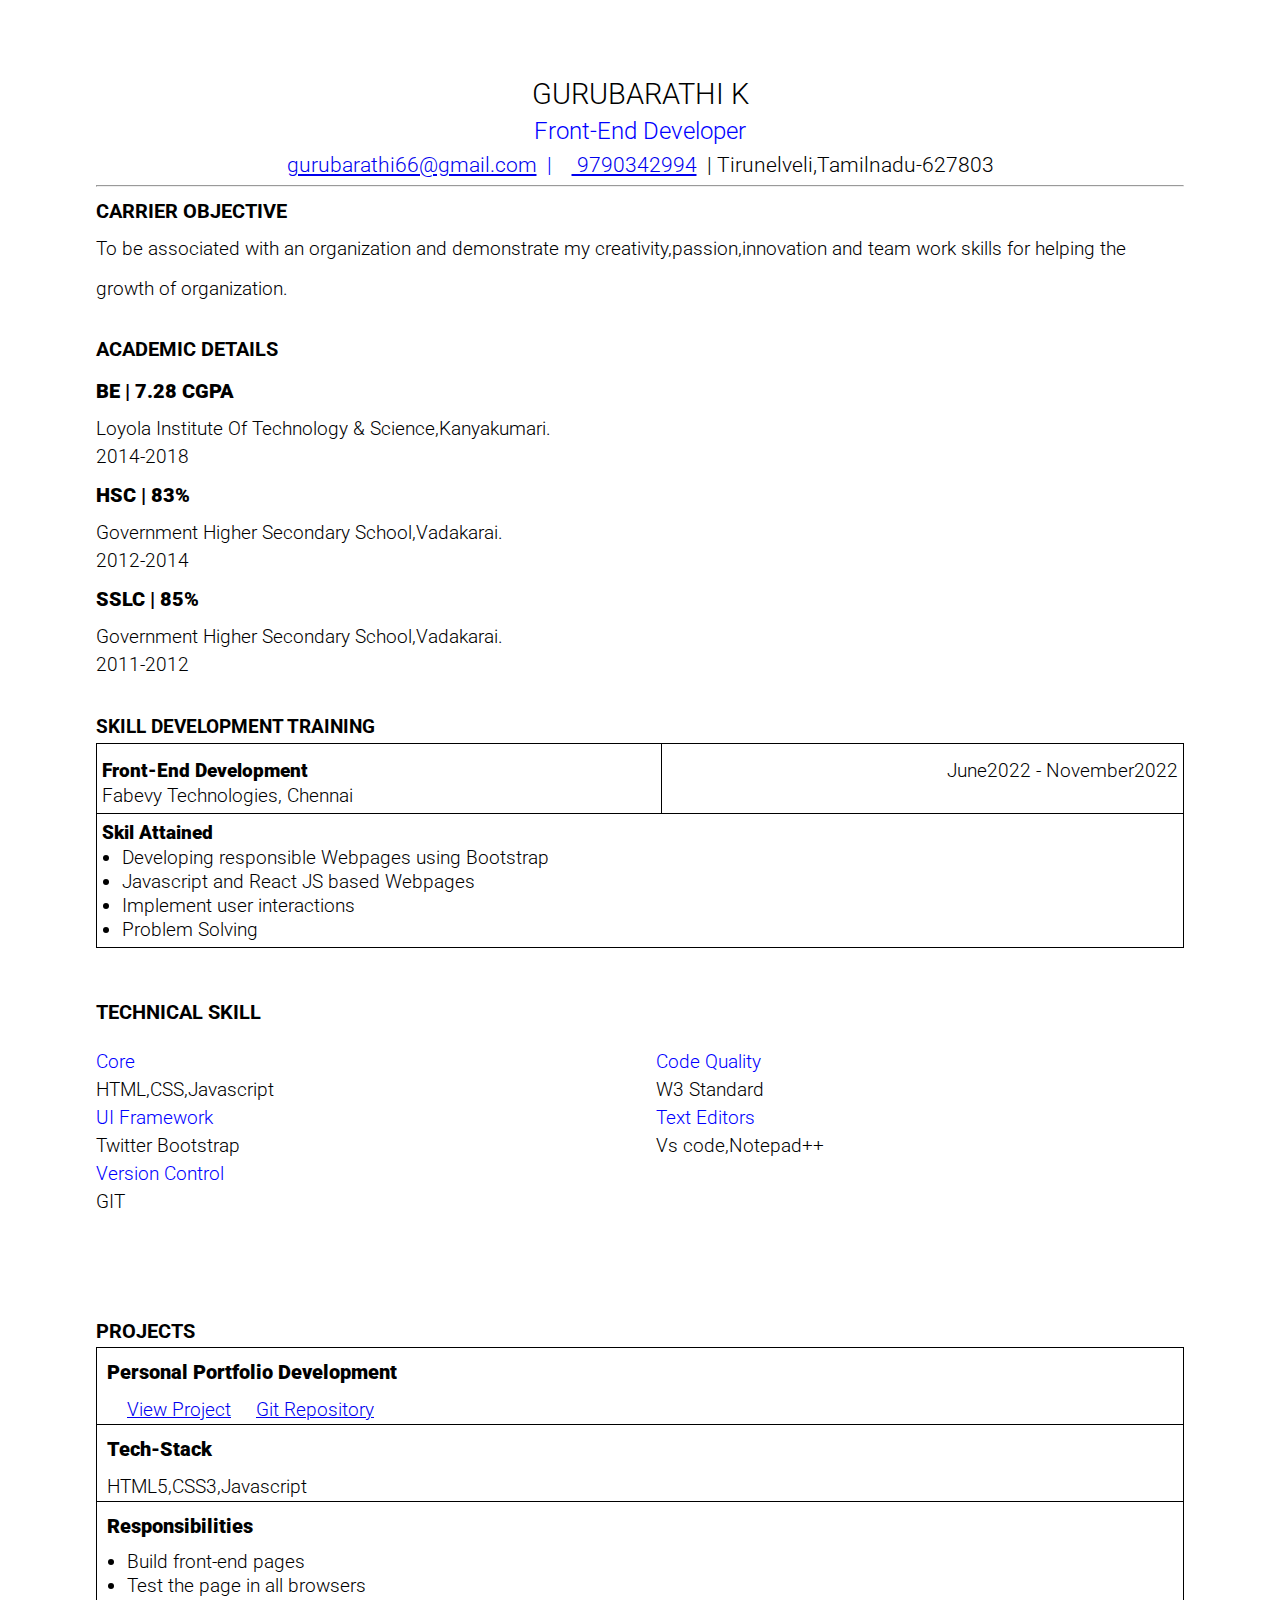
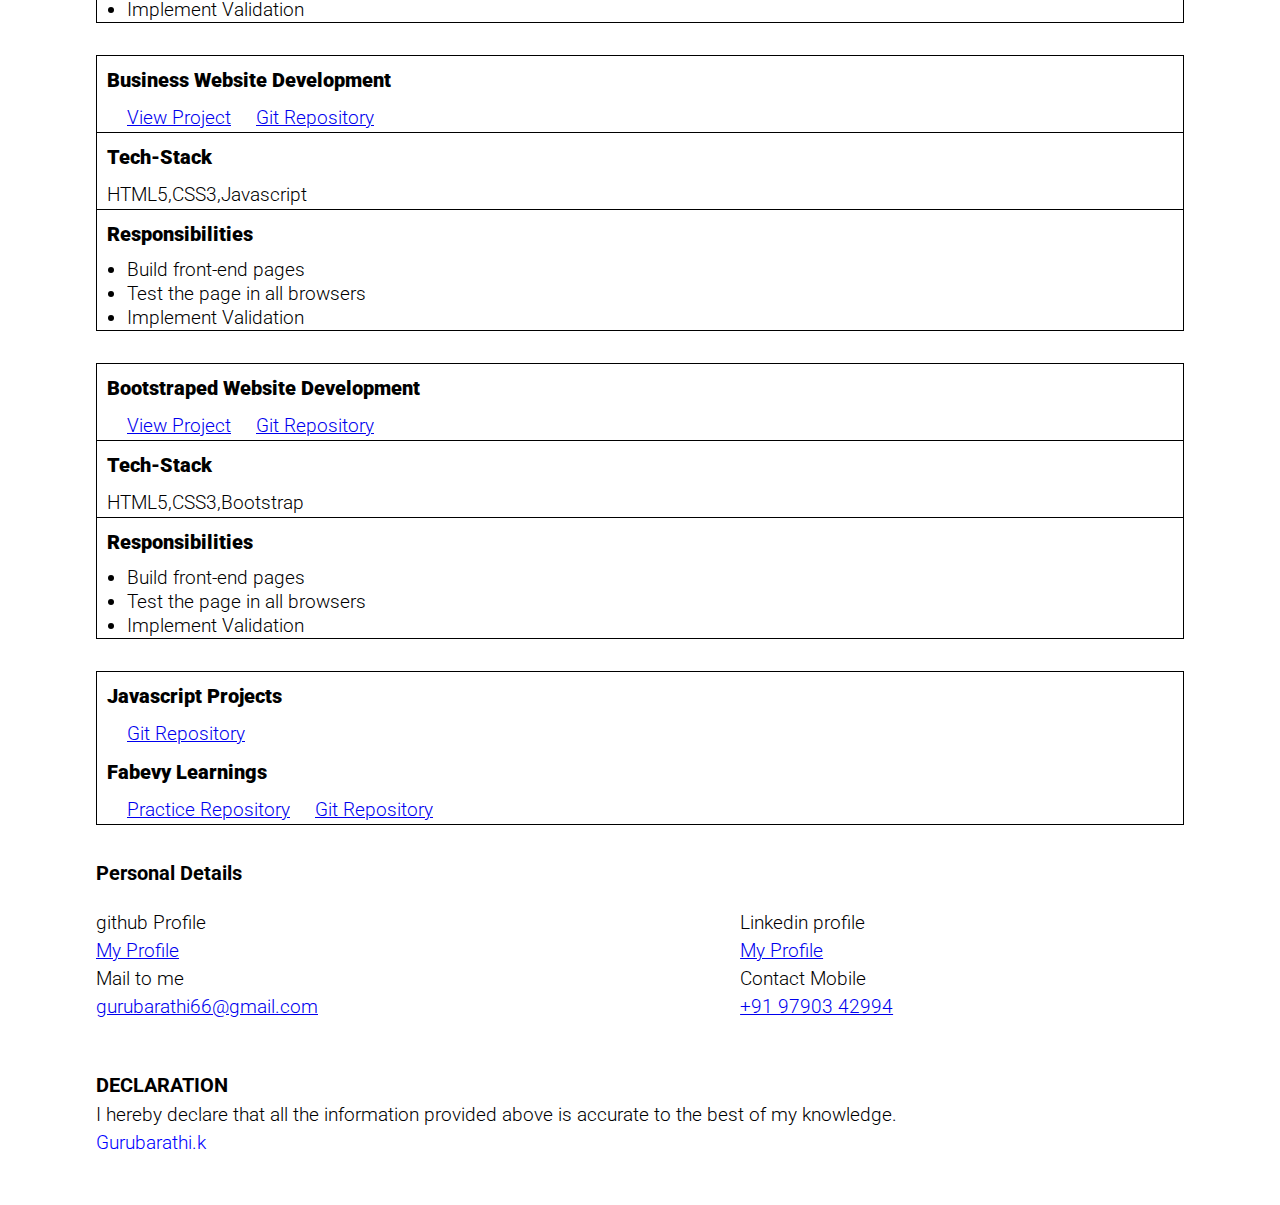
<file: resume/index.html>
<!DOCTYPE html>
<html>
<head>
    <meta charset="UTF-8">
    <meta http-equiv="X-UA-Compatible" content="IE=edge">
    <meta name="viewport" content="width=device-width, initial-scale=1.0">
    <title>Resume</title>
<link rel="stylesheet" href="reset.css">
<link rel="stylesheet" href="style.css">
</head>
<body>
 <section class="container">
 
 <!--Head name-->
  <div class="name">
    <h2>GURUBARATHI K</h2>
	<P>Front-End Developer</P>
  </div>
  <div class="email">
    <p><a href="mailto:gurubarathi66@gmail.com" target="_blank">gurubarathi66@gmail.com</a></p>
    <p class="blue">|<a href="phoneto:9790342994" target="_blank"> 9790342994 </a></p>
    <p class="emailp">| Tirunelveli,Tamilnadu-627803</p>
  </div>
  <hr>
  
  <!--objective-->
  <div class="carrier-objective a1">
    <h3>CARRIER OBJECTIVE</h3>
    <p>To be associated with an organization and demonstrate my creativity,passion,innovation and team work skills for helping the growth of organization.</p>
  </div>
  
  <!--Academic start-->
  <div class="academic a1">
    <h3>ACADEMIC DETAILS</h3>
		<div class="education">
		  <h4>BE | 7.28 CGPA</h4>
		  <p>Loyola Institute Of Technology & Science,Kanyakumari.</p>
		  <p>2014-2018</p>
		</div>
		<div class="education">
		  <h4>HSC | 83%</h4>
		  <p>Government Higher Secondary School,Vadakarai.</p>
		  <p>2012-2014</p>
		</div>
		<div class="education">
		  <h4>SSLC | 85%</h4>
		  <p>Government Higher Secondary School,Vadakarai.</p>
		  <p>2011-2012</p>
		</div>
  </div>
  <!--Academic end-->
  
   <!--Skill started-->
  <div class="skill "> 
      <table>
	    <caption><h3>SKILL DEVELOPMENT TRAINING</h3></caption>
		<tr><td><h4>Front-End Development</h4>
		         <p>Fabevy Technologies, Chennai</p></td>
		    <td><p class="va">June2022 - November2022</p></td>
		</tr>
		<tr ><td colspan="2"><h4>Skil Attained</h4>
		       <p><ul>
			     <li>Developing responsible Webpages using Bootstrap</li>
			     <li>Javascript and React JS based Webpages</li>
			     <li>Implement user interactions</li>
				 <li>Problem Solving</li>
			   </ul></p>
		    </td>
		</tr>
	  </table>
  </div>
  <!--skill end-->
  
    <!--techinical skill start-->
  <div class="technical a1">
    <table><caption><h3>TECHNICAL SKILL</h3></caption>

	<tr> <td><p>Core</p></td> <td><p>Code Quality</p></td> </tr>
	<tr> <td><p class="pps">HTML,CSS,Javascript</p></td> <td><p class="pps">W3 Standard</p></td></tr>
	<tr class="ntr"><td><p>UI Framework</p></td> <td><p>Text Editors</p></td></tr>
	<tr><td><p class="pps">Twitter Bootstrap</p></td> <td><p class="pps">Vs code,Notepad++</p></td></tr>
	<tr class="ntr"><td><p>Version Control</p></td></tr>
	<tr><td><p class="pps">GIT</p></td></tr>
	</table>
  </div>
  <!--techinical skill end-->
  
  <!--Projects start-->
  <div class="projects a1">
    <table>
	<caption><h3>PROJECTS</h3></caption>
	  <tr><td><h4>Personal Portfolio Development</h4>
	          <p class="blue">
				<a href="https://gurubarathi.github.io/My_Portfolio/" target="_blank">View Project</a>
			    <a href="https://github.com/gurubarathi/My_Portfolio" target="_blank">Git Repository</a>
			</p>
	      </td>
	  </tr>
	  <tr><td><h4>Tech-Stack</h4>
	          <p>HTML5,CSS3,Javascript</p>
	      </td>
	  </tr>
	  <tr><td><h4>Responsibilities</h4>
	          <p><ul><li>Build front-end pages</li>
       			  <li>Test the page in all browsers</li>
				  <li>Implement Validation</li>
				  </ul></p>
	      </td>
	  </tr>
	</table>
	
	<table>
	  <tr><td><h4>Business Website Development</h4>
	          <p class="blue">
		<a href="https://gurubarathi.github.io/MAMBA_Business_Website/" target="_blank">View Project</a>
		<a href="https://github.com/gurubarathi/MAMBA_Business_Website" target="_blank">Git Repository</a>
			</p></td>
	  </tr>
	   <tr><td><h4>Tech-Stack</h4>
	          <p>HTML5,CSS3,Javascript</p>
	      </td>
	  </tr>
	  <tr><td><h4>Responsibilities</h4>
	          <p><ul><li>Build front-end pages</li>
       			  <li>Test the page in all browsers</li>
				  <li>Implement Validation</li>
				  </ul></p>
	      </td>
	  </tr>
	  
	</table>

	<table>
		<tr><td><h4>Bootstraped  Website Development</h4>
				<p class="blue">
		  <a href="https://gurubarathi.github.io/Bootsrtap_Project/" target="_blank">View Project</a>
		  <a href="https://github.com/gurubarathi/Bootsrtap_Project" target="_blank">Git Repository</a>
			  </p></td>
		</tr>
		 <tr><td><h4>Tech-Stack</h4>
				<p>HTML5,CSS3,Bootstrap</p>
			</td>
		</tr>
		<tr><td><h4>Responsibilities</h4>
				<p><ul><li>Build front-end pages</li>
					   <li>Test the page in all browsers</li>
					<li>Implement Validation</li>
					</ul></p>
			</td>
		</tr>
		
	  </table>
	
	<table>
	      <tr><td><h4>Javascript Projects</h4>
	          <p class="blue"><a href="https://github.com/gurubarathi?tab=repositories" target="_blank">Git Repository</a></p>
			  <h4>Fabevy Learnings</h4>
	          <p class="blue">
				<a href="https://github.com/gurubarathi/fabevy_practice" target="_blank" >Practice Repository</a>
				<a href="https://github.com/gurubarathi/fabevy_tasks" target="_blank">Git Repository</a>
			</p>
	  </tr>
	  </tr>
	  
	</table>

  </div>
    
	<div class="technical a1 personal">
		<table><caption><h3>Personal Details</h3></caption>
	
		<tr> <td><p  class="pps" >github Profile</p></td>
			<td><p  class="pps">Linkedin profile</p></td>
		</tr>
		<tr> 
			<td><p><a href="https://github.com/gurubarathi" target="_blank" >My Profile</a></p></td>
			<td><p ><a href="linkedin.com/in/gurubarathi66-k" target="_blank" >My Profile</a></p></td> 
	   </tr>
	   <tr> 
		<td><p class="pps">Mail to me</p></td>
		<td><p class="pps">Contact Mobile</p></td>
	   </tr>
	   <tr> 
		<td><p >
			<a href="mailto:gurubarathi66@gmail.com" target="_blank" >gurubarathi66@gmail.com</a></p></td>
		<td><p>
			<a href="phoneto:9790342994" target="_blank" >+91 97903 42994</a></p></td> 
      </tr>

		
		</table>
	  </div>
  <!--projects end-->
  
   <!--declaration start-->
   <div class="declaration a1">
    <h3>DECLARATION</h3>
	<p>I hereby declare that all the information provided above is accurate to the best of
     my knowledge.</p>
	 <p class="blue">Gurubarathi.k</p>
  </div>
  <!--declaration end-->
  </section>
</body>
</html>
</file>
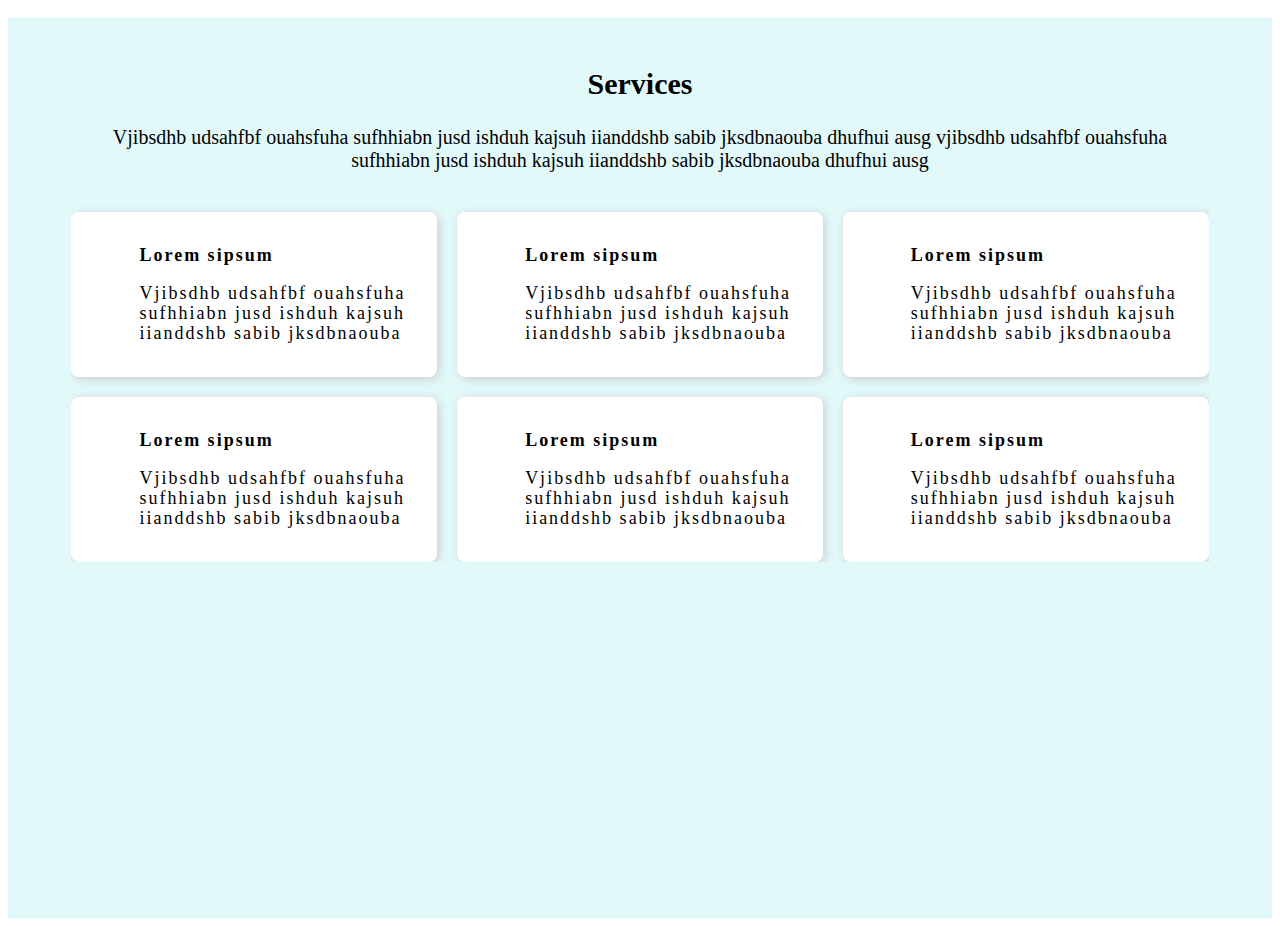
<file: section1/index.html>
<!DOCTYPE html>
<html>
  <head>
    
	<link rel="stylesheet" href="https://cdn.jsdelivr.net/npm/bootstrap-icons@1.9.1/font/bootstrap-icons.css" integrity="sha384-xeJqLiuOvjUBq3iGOjvSQSIlwrpqjSHXpduPd6rQpuiM3f5/ijby8pCsnbu5S81n" crossorigin="anonymous">
	<style>
	  .container{
	    width:90%;
		margin:0 auto;
		overflow:hidden;
	  }
	  .d-flex{
	   display:flex;
	  }
	  .justify-sb{
	    justify-content:space-between;
	  }
	  .service{
	    width:100%;
		height:100vh;
		background-color:rgba(112, 223, 225, 0.2);
		position:relative;
	  }
	  .head-cont{
	   text-align:center;
	   margin-top:18px ;
	   padding-top:24px;
	   
	  }
	  .head-cont h2{
	   font-size:30px;
	  }
	   .head-cont p{
	   font-size:20px;
	  }
	  .flex-boxes{
	   overflow:hidden;
	   flex-wrap:wrap;
	   justify-content:space-arround;
	    }
		
	  .box1{
	    width:30%;
		justify-content:space-between;
		align-items:center;
		background-color:#fff;
		padding:15px 25px 0px 0px;
		padding-bottom:16px;
		border-radius:8px;
		box-shadow: 2px 2px 10px 0px #ccc;
		margin-top:20px;
		position:relative;
		 overflow:hidden;
	  }
	  .icon{
	   width:15%;
	   font-size:48px;
	   color:rgba(255, 28, 168, 0.61);
	   font-weight:bold;
	  
	  }
	  .i2{
	  color:rgba(245, 159, 39, 0.73);
	  }
	  .i3{
	  color:rgba(39, 226, 245, 0.84);
	  }
	  .i4{
	  color:rgba(39, 232, 54, 0.64);
	  }
	  .i5{
	  color:rgba(219, 232, 39, 0.85);
	  }
	  .i6{
	  color:rgba(39, 144, 210, 0.85);
	  }
	  .icon i{
	    overflow:hidden;
		 margin-left:-15px;
	    position:absolute;
	  }
	  .content{
	   width:80%;
	   line-height:20px;
	   letter-spacing:2px;
	 }
	 .content p{
	   font-size:18px;
	 }
	  
	</style>
  </head>
  <body>
    <section class="service">
	   <div class="container head-cont">
	      <h2>Services</h2>
		  <p>Vjibsdhb udsahfbf ouahsfuha sufhhiabn jusd ishduh kajsuh iianddshb sabib jksdbnaouba dhufhui ausg
		    vjibsdhb udsahfbf ouahsfuha sufhhiabn jusd ishduh kajsuh iianddshb sabib jksdbnaouba dhufhui ausg
		  </p>
	   </div>
	   <div class="container flex-boxes d-flex justify-sb">
	     <div class="box1 d-flex">
				<div class="icon i1">
				  <i class="bi bi-arrow-right-square"></i>
				</div>
				<div class="content">
				  <p><b>Lorem sipsum</b></p>
				  <p>Vjibsdhb udsahfbf ouahsfuha sufhhiabn jusd ishduh kajsuh iianddshb sabib jksdbnaouba </p>
				</div>
		   </div>
		   <div class="box1 d-flex">
				<div class="icon i2">
				  <i class="bi bi-calendar4-week"></i>
				</div>
				<div class="content">
				  <p><b>Lorem sipsum</b></p>
				  <p>Vjibsdhb udsahfbf ouahsfuha sufhhiabn jusd ishduh kajsuh iianddshb sabib jksdbnaouba </p>
				</div>
		 </div>
		  <div class="box1 d-flex">
				<div class="icon i3">
				  <i class="bi bi-chat-text"></i>
				</div>
				<div class="content">
				  <p><b>Lorem sipsum</b></p>
				  <p>Vjibsdhb udsahfbf ouahsfuha sufhhiabn jusd ishduh kajsuh iianddshb sabib jksdbnaouba </p>
				</div>
		 </div>
		  
		  <div class="box1 d-flex">
				<div class="icon i4">
				 <i class="bi bi-newspaper"></i>
				</div>
				<div class="content">
				  <p><b>Lorem sipsum</b></p>
				  <p>Vjibsdhb udsahfbf ouahsfuha sufhhiabn jusd ishduh kajsuh iianddshb sabib jksdbnaouba </p>
				</div>
		 </div>
		 <div class="box1 d-flex">
				<div class="icon i5">
				  <i class="bi bi-browser-chrome"></i>
				</div>
				<div class="content">
				  <p><b>Lorem sipsum</b></p>
				  <p>Vjibsdhb udsahfbf ouahsfuha sufhhiabn jusd ishduh kajsuh iianddshb sabib jksdbnaouba </p>
				</div>
		 </div>
		 <div class="box1 d-flex">
				<div class="icon i6">
				 <i class="bi bi-clock"></i>
				</div>
				<div class="content">
				  <p><b>Lorem sipsum</b></p>
				  <p>Vjibsdhb udsahfbf ouahsfuha sufhhiabn jusd ishduh kajsuh iianddshb sabib jksdbnaouba </p>
				</div>
		 </div>
	   </div>
	</section>
  </body>
</html>
</file>
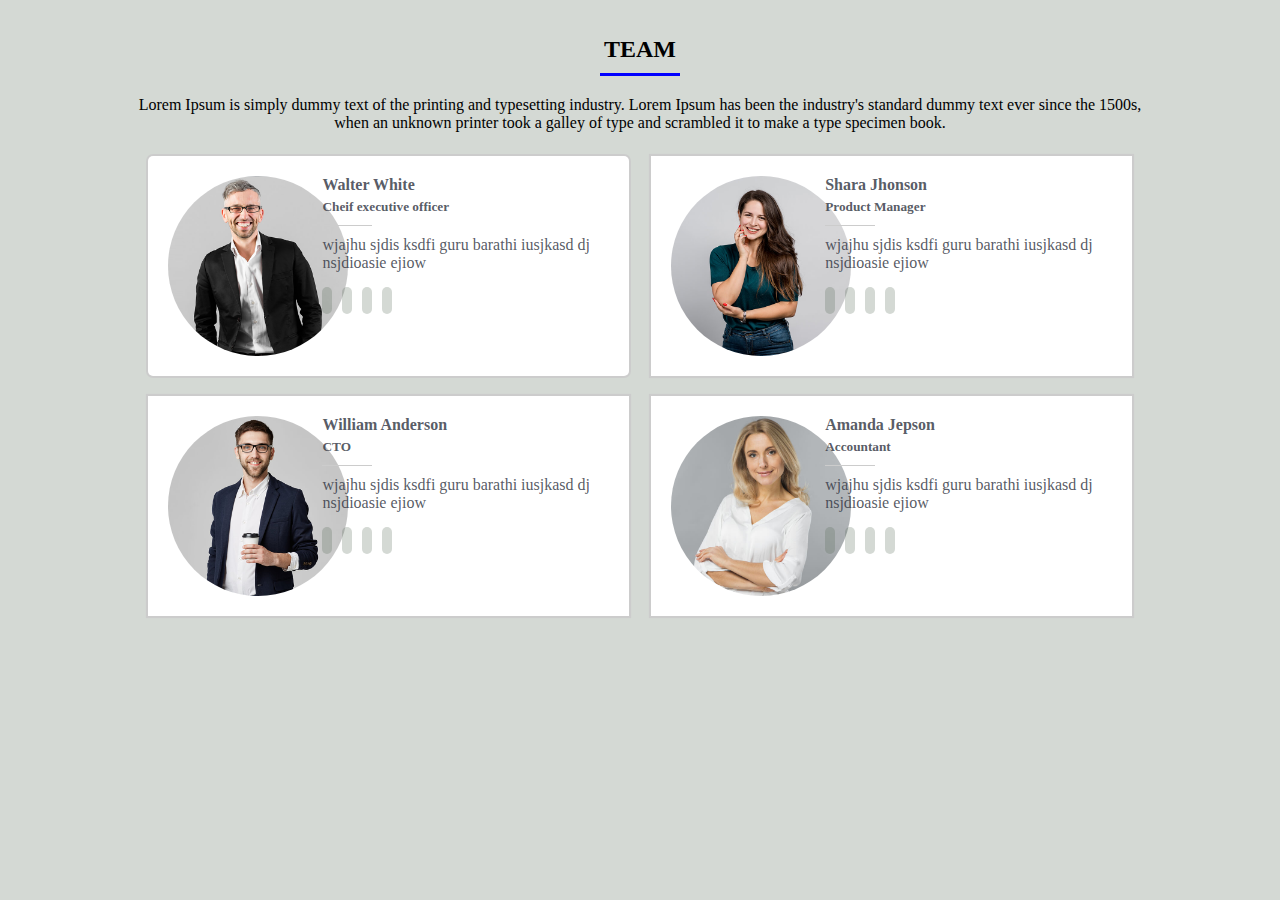
<file: section2/index.html>
<!DOCTYPE html>
<html>
  <head>
    <title>section2-task</title>
	<link rel="stylesheet" href="https://cdn.jsdelivr.net/npm/bootstrap-icons@1.9.1/font/bootstrap-icons.css" integrity="sha384-xeJqLiuOvjUBq3iGOjvSQSIlwrpqjSHXpduPd6rQpuiM3f5/ijby8pCsnbu5S81n" crossorigin="anonymous">
	<style>
	 *{
	  margin:0px;
	  padding:0px;
	  box-sizing:border-box;
	 }
	 .container{
	  margin:0 auto;
	  width:80%;
	 }
	 .d-flex{
	  display:flex;
	 
	 }
	 .d-wrap{
	  flex-wrap:wrap;
	  display:flex;
	  justify-content:space-between;
	  
	 }
	 .content{
	   text-align:center;
	   margin-bottom:24px;
	 }
	 h2::after{
	  content:"";
	  height:3px;
	  width:80px;
	  background-color:blue;
	  position:relative;
	  display:flex;
	  margin:auto;
	  margin-top:10px;
	 }
	
	 h2{
	 margin-bottom:20px;
	 }
	 
	 .team{
	  background-color:rgba(83, 104, 82, 0.25);
	  padding:36px 0px;
	  width:100%;
	  height:100vh;
	 }
	 <!---->
	 .box1{
	   background-color:white;
	   width:47%;
	   justify-content:space-between;
	   color:rgba(53, 57, 70, 0.84);
	   padding:20px;
	   box-shadow:0px 0px 0px 2px #ccc;
	   border-radius:5px;
	   margin-left:20px;
	   margin-bottom:20px;
	  }
	   .box2{
	   background-color:white;
	   width:47%;
	   justify-content:space-between;
	   color:rgba(53, 57, 70, 0.84);
	   padding:20px;
	   box-shadow:0px 0px 1px 2px #ccc;
	   margin-right:20px;
	   margin-bottom:20px;
	   
	  }
	   .box3{
	   background-color:white;
	   width:47%;
	   justify-content:space-between;
	   color:rgba(53, 57, 70, 0.84);
	   padding:20px;
	   box-shadow:0px 0px 1px 2px #ccc;
	   margin-left:20px;
	  }
	   .box4{
	   background-color:white;
	   width:47%;
	   justify-content:space-between;
	   color:rgba(53, 57, 70, 0.84);
	   padding:20px;
	   box-shadow:0px 0px 1px 2px #ccc;
	   margin-right:20px;
	  }
	 .img{
	   width:25%;
	   height:20vh;
	 }
	 .img img{
	   height:20vh;
	   border-radius:50%;
	   
	 }
	 .right-side{
	  width:65%;
	  height:20vh;
	 }
	 h4{
	 margin-bottom:5px;
	 }
	 h5{
	 margin-bottom:10px;
	 }
	 h5::after{
	  content:"";
	  height:1px;
	  width:50px;
	  background-color:#ccc;
	  position:relative;
	  display:flex;
	  margin-top:10px;
	 
	 }
	 .icons{
	  margin-top:20px;
	  }
	  .icons i{
	    margin-right:10px;
		background-color:rgba(83, 104, 82, 0.25);
		padding:5px;
		border-radius:15px;
	  }
	</style>
  </head>
  <body>
    <section class="team">
	  <div class="content container">
	    <h2>TEAM</h2>
		<p>Lorem Ipsum is simply dummy text of the printing and typesetting industry. Lorem Ipsum has been the industry's standard dummy text ever since the 1500s, when an unknown printer took a galley of type and scrambled it to make a type specimen book.</p>
	  </div>
	  <div class="d-wrap container">
	    <div class="box1 d-flex">
		  <div class="img">
		    <img src="assets/team-1.jpg" alt="img1">
		  </div>
		  <div class="right-side">
		    <h4>Walter White</h4>
			<h5>Cheif executive officer</h5>
			<p>wjajhu sjdis ksdfi guru barathi iusjkasd dj nsjdioasie ejiow</p>
			<div class="icons">
			  <i class="bi bi-twitter"></i>
			  <i class="bi bi-facebook"></i>
			  <i class="bi bi-instagram"></i>
			  <i class="bi bi-linkedin"></i>
			</div>
	       </div>
	   </div>
	   <div class="box2 d-flex">
		  <div class="img">
		    <img src="assets/team-2.jpg" alt="img1">
		  </div>
	      <div class="right-side">
		    <h4>Shara Jhonson</h4>
			<h5>Product Manager</h5>
			<p>wjajhu sjdis ksdfi guru barathi iusjkasd dj nsjdioasie ejiow</p>
			<div class="icons">
			  <i class="bi bi-twitter"></i>
			  <i class="bi bi-facebook"></i>
			  <i class="bi bi-instagram"></i>
			  <i class="bi bi-linkedin"></i>
			</div>
	       </div>
	   </div>
	   <div class="box3 d-flex">
		  <div class="img">
		    <img src="assets/team-3.jpg" alt="img1">
		  </div>
		  <div class="right-side">
		    <h4>William Anderson</h4>
			<h5>CTO</h5>
			<p>wjajhu sjdis ksdfi guru barathi iusjkasd dj nsjdioasie ejiow</p>
			<div class="icons">
			  <i class="bi bi-twitter"></i>
			  <i class="bi bi-facebook"></i>
			  <i class="bi bi-instagram"></i>
			  <i class="bi bi-linkedin"></i>
			</div>
	       </div>
	   </div>
	   <div class="box4 d-flex">
		  <div class="img">
		    <img src="assets/team-4.jpg" alt="img1">
		  </div>
		  <div class="right-side">
		    <h4>Amanda Jepson</h4>
			<h5>Accountant</h5>
			<p>wjajhu sjdis ksdfi guru barathi iusjkasd dj nsjdioasie ejiow</p>
			<div class="icons">
			  <i class="bi bi-twitter"></i>
			  <i class="bi bi-facebook"></i>
			  <i class="bi bi-instagram"></i>
			  <i class="bi bi-linkedin"></i>
			</div>
	       </div>
	   </div>
	</section>
  </body>
</html>
</file>
<file: bootstrap_task3/css/style.css>
#btns{
    border-radius:20px;
    padding:5px 30px;
}
#card2{
    border:none;

}
</file>
<file: bootstrap_web/css/style.css>
#ba-color{
	background-color:#fef8f5;
}
.ba-color{
	background-color:#fef8f5;
}
#nav-ho a:hover{
	color:red;
}
#ser-ho{
   position:relative;
} 
#ser-ho:hover{
	border-bottom:3px solid red;
	margin-top:-10px;
	
}
.navbar{
	z-index:997;
	background-color:#fff;
}
.uline{
	position:relative;
}

.uline::after{
	content: "";
    position: absolute;
    width: 60px;
    height: 2px;
    background: #eb5d1e;
	display:block;
	left:47%;
	 bottom:-45%;
	
	
}
.ani{
	animation: up 2s infinite;
	position:relative;
}
@keyframes up{
	from{bottom:0px;}
	to{bottom:10px};
}
.banner1{
	border-bottom:2px solid #fcebe3;
}
#bg-icon{
	color:#eb5d1e;
}
.bg-icon{
	color:#eb5d1e;
}
#bg-back{
	background-color:#eb5d1e;
}
.but-des{
	border:none;
}
.imig{
	border-radius:8px;
}
.imig1{
	border-radius:10px;
}
.w-input{
	width:100%;
}
.b-tbottom{
	border-bottom:3px solid #eb5d1e;
	border-top:3px solid #eb5d1e;
}
.con-bk{
	color:#eb5d1e;
	background-color:#fef8f5;
	text-align:center;
	display:flex;
	justify-content:center;
	align-items:center;
	border-radius:50%;
	height:2.5rem;
	width:2.5rem;
}
.social-icon i{
	display:inline-block;
	margin-left:10px;
	
}
.ma-left{
	margin-left:-2rem;
}
.ma-left li{
	display:block;
	margin-bottom:0.5rem;
}
.ma-top{
	margin-top:-1rem;
}
#social-b i{
	color:#fff;
    background-color:#eb5d1e;
	padding:7px 10px;
	border-radius:50%;
}

/*======portfolio image hover*/
#social-c i{
	color:#eb5d1e;
    background-color:#fff;
	padding:7px 10px;
	border-radius:50%;
	display:inline-block;
	margin-left:8px;
}
#social-c i:hover{
	color:#fff;
    background-color:#eb5d1e;
	padding:7px 10px;
	border-radius:50%;
}
#slide-3{
	position:relative;
	z-index:0;
	overflow:hidden;
	transition:0.3s;
	border-radius: 8px;
}
#slide-3::before{
	content: "";
    background: rgba(0,0,0, 0.6);
    position: absolute;
    left:100%;
    right: 0;
    top: 0;
    bottom: 0;
    transition: all ease-in-out 0.3s;
    z-index: 2;
	
}
#slide-3:hover::before{
	left:0;
}
#slide3 img{
	transition: 0.3s;
    position: relative;
    z-index: 1;
}
#slide2{
	opacity:0;
    left:0;
    right:0;
    top:0;
    text-align: center;
    z-index:3;
    position:absolute;
    
}
#slide-3:hover #slide2{
	opacity:1;
	transition: all ease-in-out 0.3s;
}
/*===team hover===*/
.t-img{
	text-align: center;
    position: relative;
    overflow: hidden;
	z-index:0;
}
.t-img:hover .member-info{
	opacity:1;
	
}
.member-info{
	opacity:0;
    position: absolute;
    bottom: 0;
    top: 0;
    left: 0;
    right: 0;
    transition: 0.2s;
	background:linear-gradient(rgba(0,0,0,0.1),rgba(0,0,0,0.8));
}
.social{
	background-color:rgba(0,0,0,0.7);
	color:#fff;
	padding:10px 15px;
}
.social i{
	display:block;
	margin-top:15px;
}
@media(min-width:390px){
	.member-info2
	{
	bottom: 21px;
    right: 92px;
	}
}
@media(min-width:1024px){
.member-info2{
	position:absolute;
	bottom:12px;
	right:20px;
	color:#fff;
}
}

/*==client img===*/
.client-img img{
	filter:grayscale(50%);
}
/*Contact Section*/
.bbn{
	border:none;
}
/*FAQ section*/
.faqb{
	border-bottom:1px solid #ccc;
}
/*===footer-bottom===*/
@media(min-width:368px){
	#fbelow{
		text-align:center;
	}
	#fbelow1{
		text-align:center;
	}
}
@media(min-width:768px){
	#fbelow{
		text-align:center;
	}
	#fbelow1{
		text-align:center;
	}
}
@media(min-width:1024px){
	#fbelow1{
	  text-align:right;	
	}
	#fbelow{
		text-align:left;
	}
}
details > summary{
	list-style-type:none;
}
.ds-icon{
	padding-right:12px;
}
</file>
<file: resume/style.css>
/*common a1 -here i styled the  h3,h4 & p */
@import url('https://fonts.googleapis.com/css2?family=Poppins:wght@300;500&display=swap');
@import url('https://fonts.googleapis.com/css2?family=Roboto:wght@300&display=swap');
body{
	font-family: 'Roboto', sans-serif;
	font-weight: 300;
}
.container{
	padding: 3rem !important;
}
 .a1 h3{
	line-height:1.5rem;
	font-size:0.8rem;
	font-weight:bold;
}
 .a1 p{
	font-size:0.9rem;
	line-height:1.25rem;
}
.a1 h4{
	font-size:0.8rem;
	font-weight:900;
	line-height:1.5rem;
}
@media(min-width:760px){
  .a1 h3{
	line-height:1.5rem;
	font-size:1.25rem;
	font-weight:bold;
  }
 .a1 p{
	font-size:1.25rem;
	line-height:1.5rem;
}
.a1 h4{
	font-size:1rem;
	font-weight:900;
	line-height:1.7rem;
}
}
@media(min-width:1024px){
	.a1 h3{
	line-height:2rem;
	font-size:1.25rem;
	font-weight:bold;
  }
 .a1 p{
	font-size:1.2rem;
	line-height:1.75rem;
	
  }
  .a1 h4{
	font-size:1.25rem;
	font-weight:900;
	line-height:3rem;
}
}
/*class a1 -styled h3,h4 & p for all divisons*/

   /* Head name start*/
.container{
  margin:40px 30px;
}
.name{
	text-align:center;
	margin-top: rem;
}
.name h2{
	font-size:1.5rem;
}
.name p{
	color:blue;
	font-size:1rem;
}
.email{
	display:flex;
	line-height:1.5rem;
	justify-content:center;
	
}
.blue {
	color:blue;
}
.email p{
	font-size:0.9rem;
}

@media(min-width:760px){
.container{
  margin:40px 40px;
}
.name{
	text-align:center;
}
.name h2{
	font-size:1.5rem;
}
.name p{
	color:blue;
	font-size:1rem;
}
.email{
	display:flex;
    justify-content:center;
	line-height:1.5rem;
}
.email p{
	font-size:1.2rem;
}
}
@media(min-width:1024px){
.container{
  margin:auto;
  width:85%;
}
.name{
	text-align:center;
	margin-top:2rem;
    margin-bottom:10px;

}
.name h2{
	font-size:1.8rem;
	margin-bottom: 10px;
}
.name p{
	color:blue;
	font-size:1.5rem;
}
.email{
	display:flex;
    justify-content:center;
	line-height:3 rem;
}
.email p{
	font-size:1.3rem;
	margin:0 5px;
}
}
/* Head name start*/

/*carrier-objective start*/
.carrier-objective h3{
	line-height:1.5rem;
	font-size:0.8rem;
	margin:10px 0px;
}
.carrier-objective p{
	
	font-size:0.9rem;
	line-height:1.25rem;
}
@media(min-width:760px){
	.carrier-objective h3{
	line-height:1.5rem;
	font-size:1.25rem;
  }
.carrier-objective p{
	
	font-size:1.25rem;
	line-height:1.75rem;
  }
}
@media(min-width:1024px){
.carrier-objective h3{
	line-height:1rem;
	font-size:1.25rem;
  }
.carrier-objective p{
	text-align: left;
	font-size:1.2rem;
	line-height:2.5rem;
  }
}
/*carrier-objective end*/

/*Academic*/
.carrier-objective{
	margin:1rem 0;
}
.academic h3{
	margin:10px 0px;
	line-height:1rem;
}
.academic{
	margin:2rem 0;
}

/*Skill development start*/
.skill{
	margin:1.5rem 0;
}
.skill ul {
	list-style-type:disc;
	
}
.skill table{
	border:1px solid black;	
	width:100%;

}
.skill table td{
	border:1px solid black;
	padding:5px;
}
.skill li{
	margin-left:20px;
}
.va{
text-align:right;
margin-top: 10px;
}
.skill h3{
	text-align:left;
	font-size:0.8rem;
	font-weight:bold;
	line-height:2rem;
}
.skill h4{
   font-size:0.8rem;
   font-weight:bold;
   line-height:1rem;
}
.skill p,li{
	 font-size:0.8rem;
	 line-height:1rem;	 
}

@media(min-width:760px){
	.skill h3{
	text-align:left;
    font-size: 1.25rem;
	font-weight:bold;
	line-height:2rem;
}
.skill h4{
  font-size: 1.25rem;
    font-weight: 900;
    line-height: 1.7rem;
}
.skill p,li{
	 font-size: 1.25rem;
    line-height: 1.5rem;	 
}
}
@media(min-width:1024px){
	.skill h3{
	text-align:left;
    font-size: 1.2rem;
	font-weight:bold;
	line-height:2rem;
}
.skill h4{
  font-size: 1.2rem;
    font-weight: 900;
    line-height: 1.7rem;
}
.skill p,li{
	 font-size: 1.2rem;
    line-height: 1.5rem;	 
}
.skil li{
  margin-left:64px;
}
}
/*skill development end*/


/*Technical skill start*/
.technical{
margin:3rem 0;
}
.technical h3{
	text-align:left;
	margin-bottom: 20px;
}
.ntr{
 margin:20px 0;
}
.technical table{
	width:100%;
}
.technical h4{
	font-size: 1.2rem;
}
.technical p{
	color:blue;
}
/*Techinical skill end*/

/*projects start*/
.projects{
	margin-top:6.2rem;
}
.projects caption{
	text-align:left;
	line-height:2rem;
}
.projects table tr{
	border:1px solid black;
	
}
.projects table td{ 
   padding-left:10px;
}
.projects ul {
	list-style-type:disc;
	padding-left:20px;
}
.projects table{
	width:100%;
	margin-bottom:2rem;
}
.blue a{
  padding-left: 20px;
}
@media (min-width:760px){
.projects h4{
	font-size:1.25rem;
}
}
.pps a{
	list-style: none;
	text-decoration: none;
	color: black;
}
.pps{
	list-style: none !important;
	text-decoration: none !important;
	color: black !important;
}
 /*projects end*/
 
/*declaration*/
.declaration p{
	text-indent:0px;
}
.personal{
	margin-top: 1rem;
}
</file>
